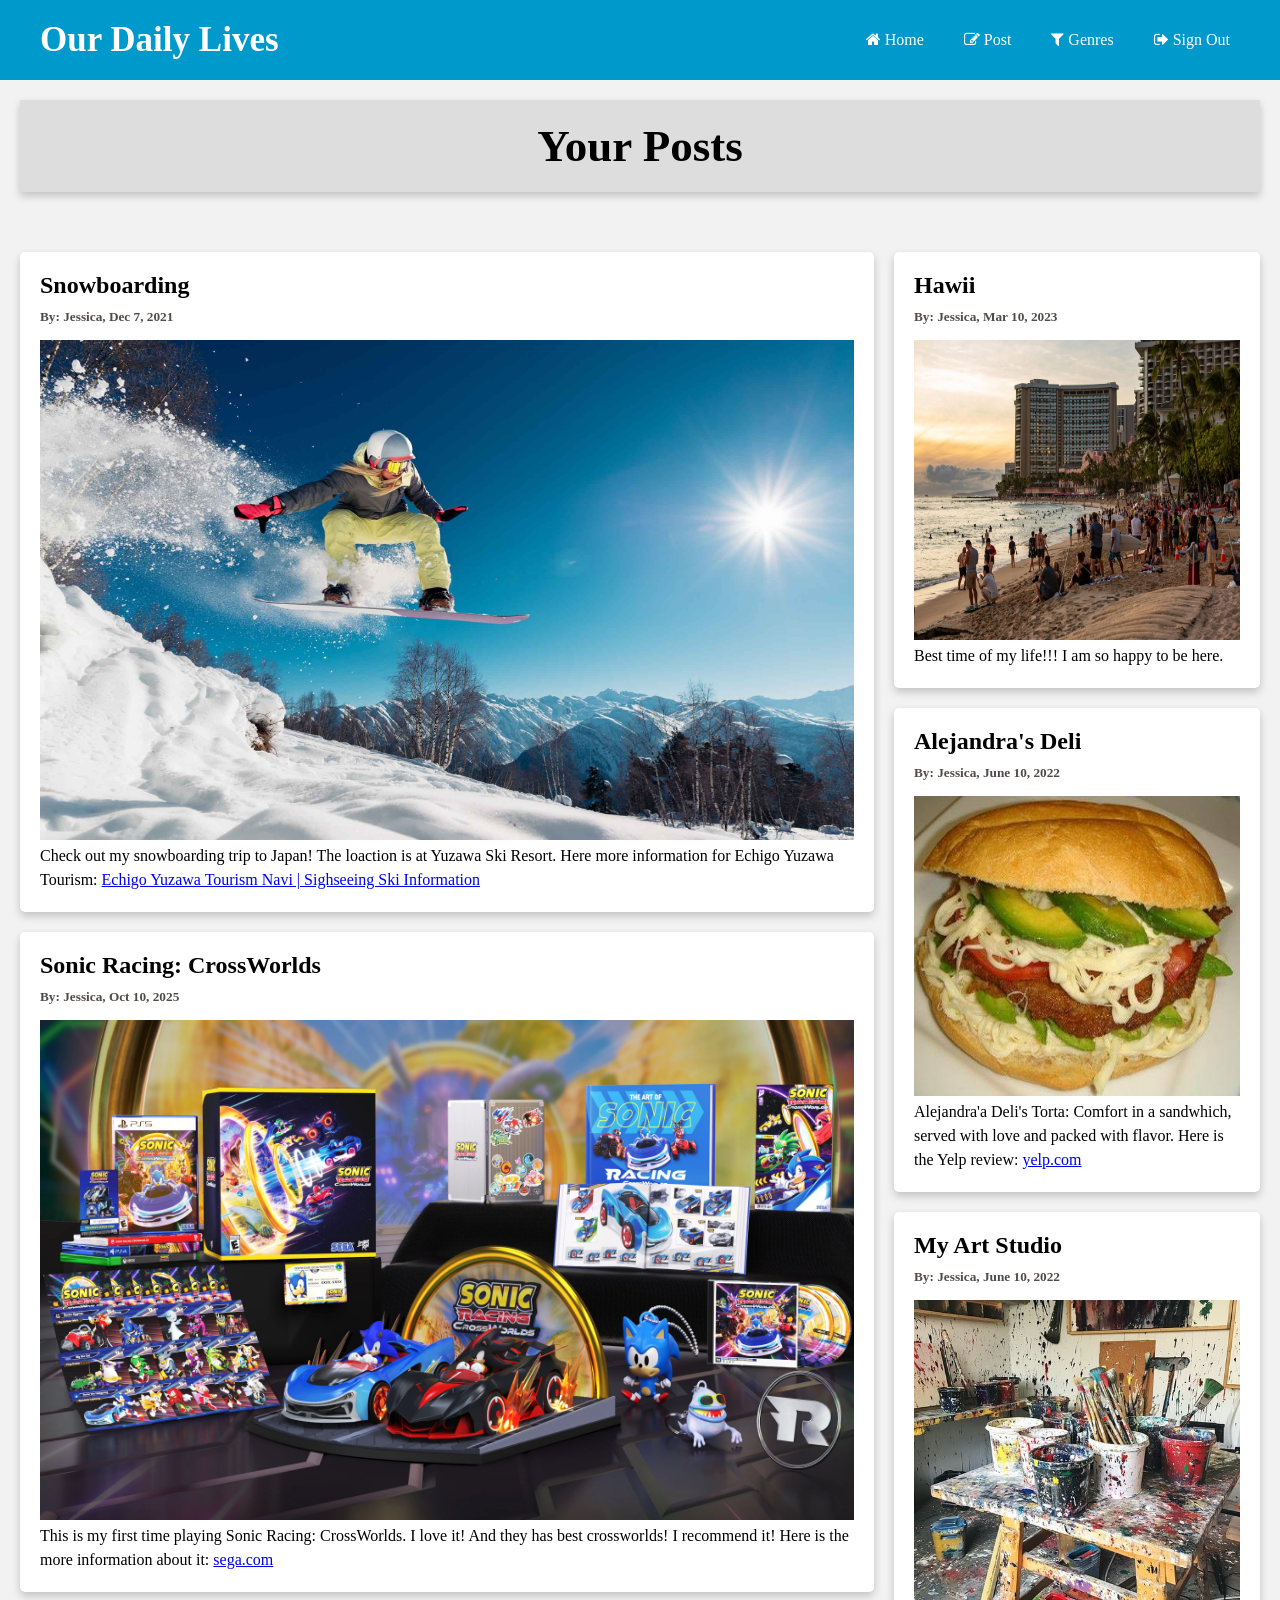
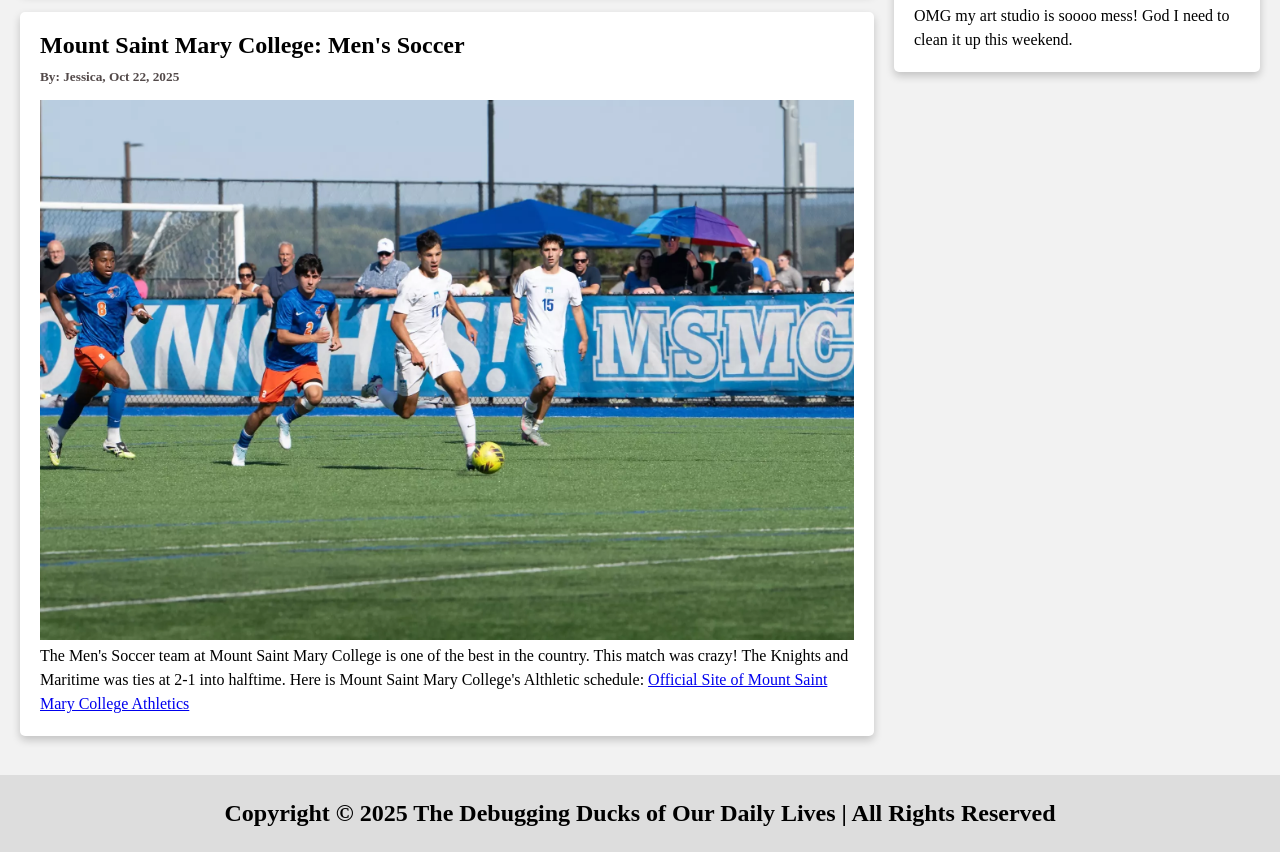
<file: html/index.html>
<!DOCTYPE html>
<html lang="en">
    <head>
        <meta charset="UTF-8">
        <meta name="viewport" content="width=device-width, initial-scale=1.0">
        <link rel="stylesheet" href="../css/index.css">
        <!-- Load an icon library -->
        <link rel="stylesheet" href="https://cdnjs.cloudflare.com/ajax/libs/font-awesome/4.7.0/css/font-awesome.min.css">
        <!-- Favicon -->
        <link rel="icon" type="image/jpg" href="../img/favicon.png">
        <title>Main | Our Daily Lives</title>
    </head>
    <body>
        <nav>
            <h1>Our Daily Lives</h1>
            <ul>
                <li><a href="index.html"><i class="fa fa-home"></i> Home</a></li>
                <li><a href="post.html"><i class="fa fa-edit"></i> Post</a></li>
                <li>
                    <a href="#"><i class="fa fa-filter"></i> Genres</a>
                    <ul>
                        <li><a href="sports.html">Sport</a></li>
                        <li><a href="videogame.html">Videogame</a></li>
                        <li><a href="travel.html">Travel</a></li>
                        <li><a href="food.html">Food</a></li>
                        <li><a href="art.html">Art</a></li>
                        <li><a href="movie.html">Movie</a></li>
                    </ul>
                </li>
                <li><a href="welcome.html"><i class="fa fa-sign-out"></i> Sign Out</a></li>
            </ul>
        </nav>
        <!-- blog layout -->
         <div class="header">
            <h2>Your Posts</h2>
        </div>
        <div class="row">
            <div class="leftcolumn">
            <div class="card">
                <h2>Snowboarding</h2>
                <h5>By: Jessica, Dec 7, 2021</h5>
                <!-- This is image 1 and height of the image -->
                <img src="../img/sports/snowboarding.jpg" alt="Family Vacation" width="100%" height="500">
                <p>
                    Check out my snowboarding trip to Japan! The loaction is at Yuzawa Ski Resort. 
                    Here more information for Echigo Yuzawa Tourism: 
                    <a href="https://www.e-yuzawa.gr.jp/language_eng/">Echigo Yuzawa Tourism Navi | Sighseeing Ski Information</a>
                </p>
            </div>
            <div class="card">
                <h2>Sonic Racing: CrossWorlds</h2>
                <h5>By: Jessica, Oct 10, 2025</h5>
                <!-- This is image 2 and height of the image -->
                <img src="../img/videogames/sonic.jpg" alt="Sonic Racing: CrossWorlds" width="100%" height="500">
                <!-- Description -->
                <p>
                    This is my first time playing Sonic Racing: CrossWorlds. 
                    I love it! And they has best crossworlds! I recommend it!
                    Here is the more information about it: 
                    <a href="https://www.sega.com/news/pre-order-the-sonic-racing-crossworlds-collector-s-edition">sega.com</a>                  
                </p>
            </div>
             <div class="card">
                <h2>Mount Saint Mary College: Men's Soccer</h2>
                <h5>By: Jessica, Oct 22, 2025</h5>
                <!-- This is image 2 and height of the image -->
                <img src="../img/sports/msmc.jpg" alt="Mount Saint Mary College: Men's Soccer" width="100%" height="540">
                <!-- Description -->
                <p>
                    The Men's Soccer team at Mount Saint Mary College is one of the best in the country.
                   This match was crazy! The Knights and Maritime was ties at 2-1 into halftime.
                   Here is Mount Saint Mary College's Althletic schedule:
                    <a href="https://msmcknights.com/index.aspx">Official Site of Mount Saint Mary College Athletics</a>               
                </p>
            </div>
        </div>
        <div class="rightcolumn">
            <div class="card">
                <h2>Hawii</h2>
                <h5>By: Jessica, Mar 10, 2023</h5>
                <!-- This is image 4 and height of the image -->
                <img src="../img/travel/hawaii.jpg" alt="Hawaii" width="100%" height="300">
                <!-- Description -->
                <p>
                    Best time of my life!!! I am so happy to be here. 
                </p>
            </div>
             <div class="card">
                <h2>Alejandra's Deli</h2>
                <h5>By: Jessica, June 10, 2022</h5>
                <!-- This is image 5 and height of the image -->
                <img src="../img/food/torta.jpg" alt="Alejandra's Deli" width="100%" height="300">
                <!-- Description -->
                <p> 
                    Alejandra'a Deli's Torta: Comfort in a sandwhich, served with love and packed with flavor.
                    Here is the Yelp review:
                     <a href="https://www.yelp.com/biz/alejandras-deli-newburgh">yelp.com</a>                 
                </p>
            </div>
            <div class="card">
                <h2>My Art Studio</h2>
                <h5>By: Jessica, June 10, 2022</h5>
                <!-- This is image 6 and height of the image -->
                <img src="../img/art/art_studio.jpg" alt="My Art Studio" width="100%" height="300">
                <!-- Description -->
                <p>
                    OMG my art studio is soooo mess! God I need to clean it up this weekend.
                </p>
            </div>
        </div>
    </div>
        <div class="footer">
            <h2>Copyright &copy; 2025 The Debugging Ducks of Our Daily Lives | All Rights Reserved</h2>
        </div>
    </body>
</html>
</file>
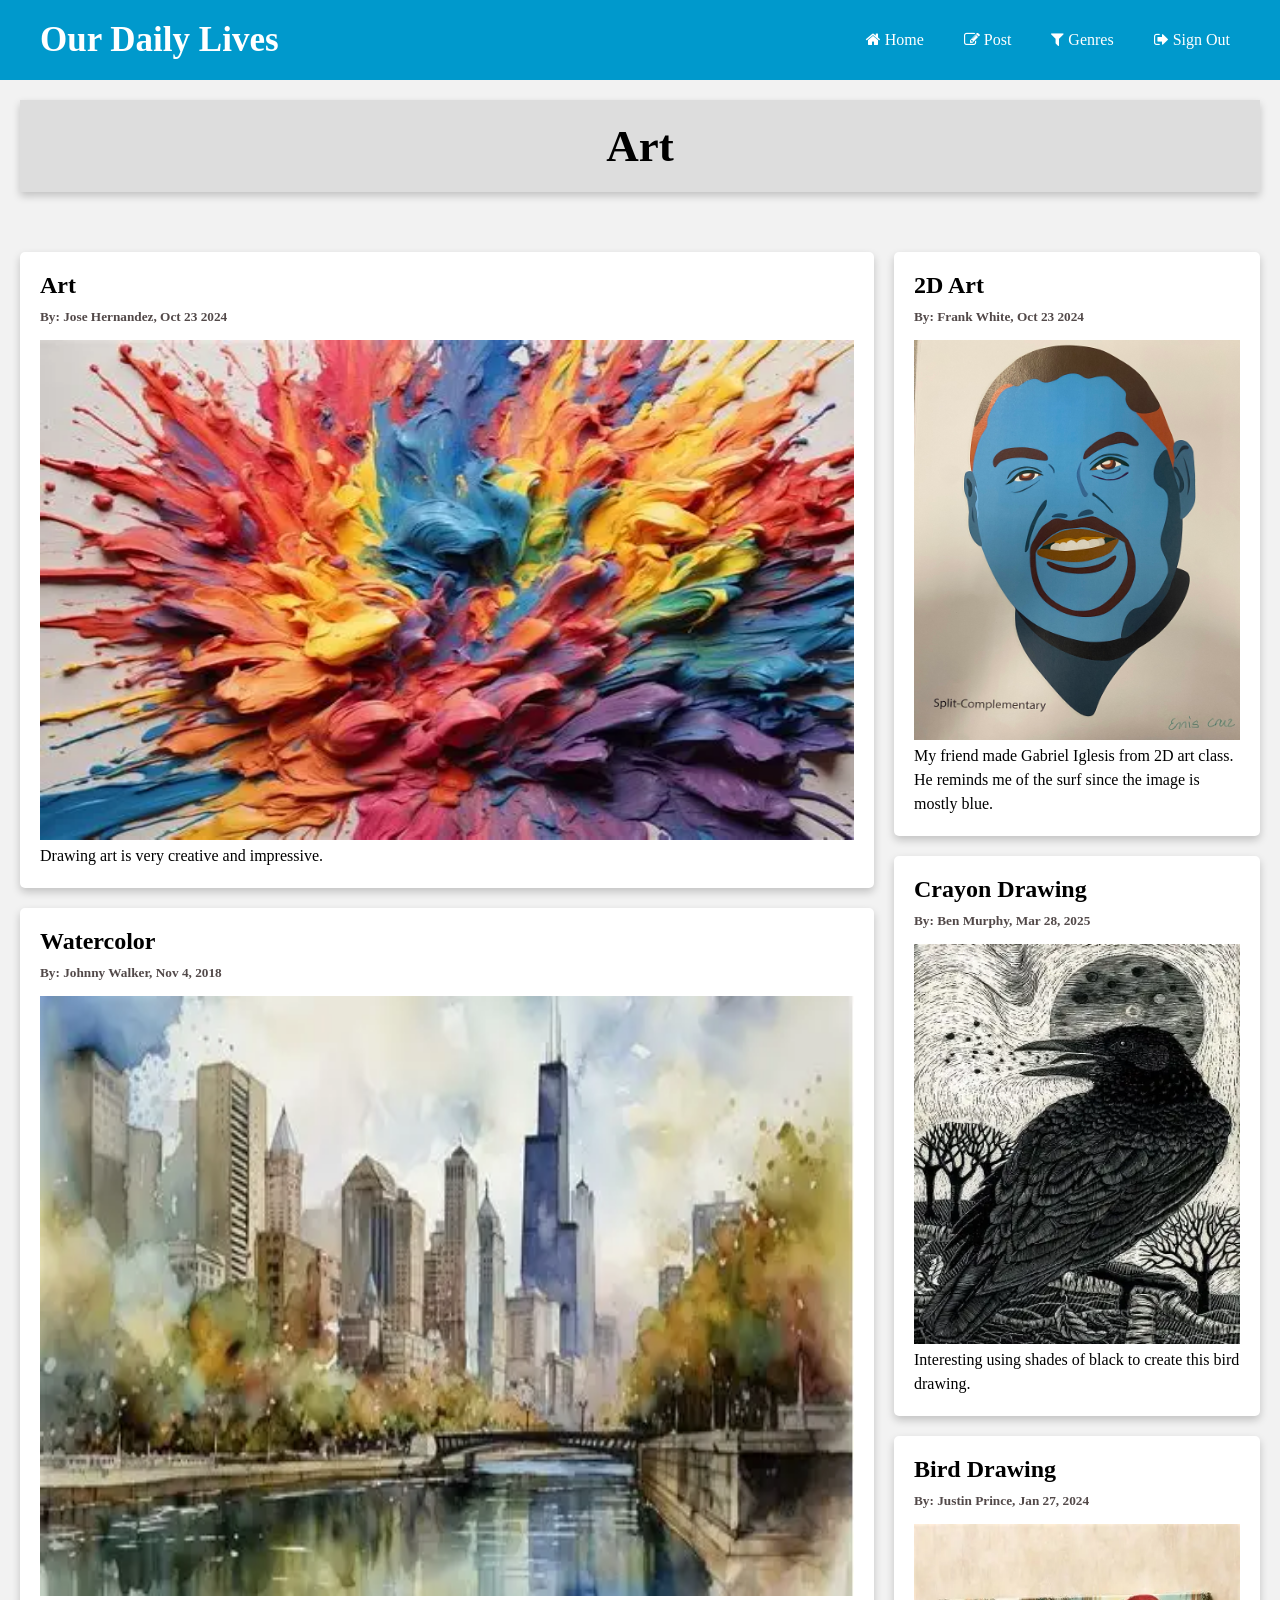
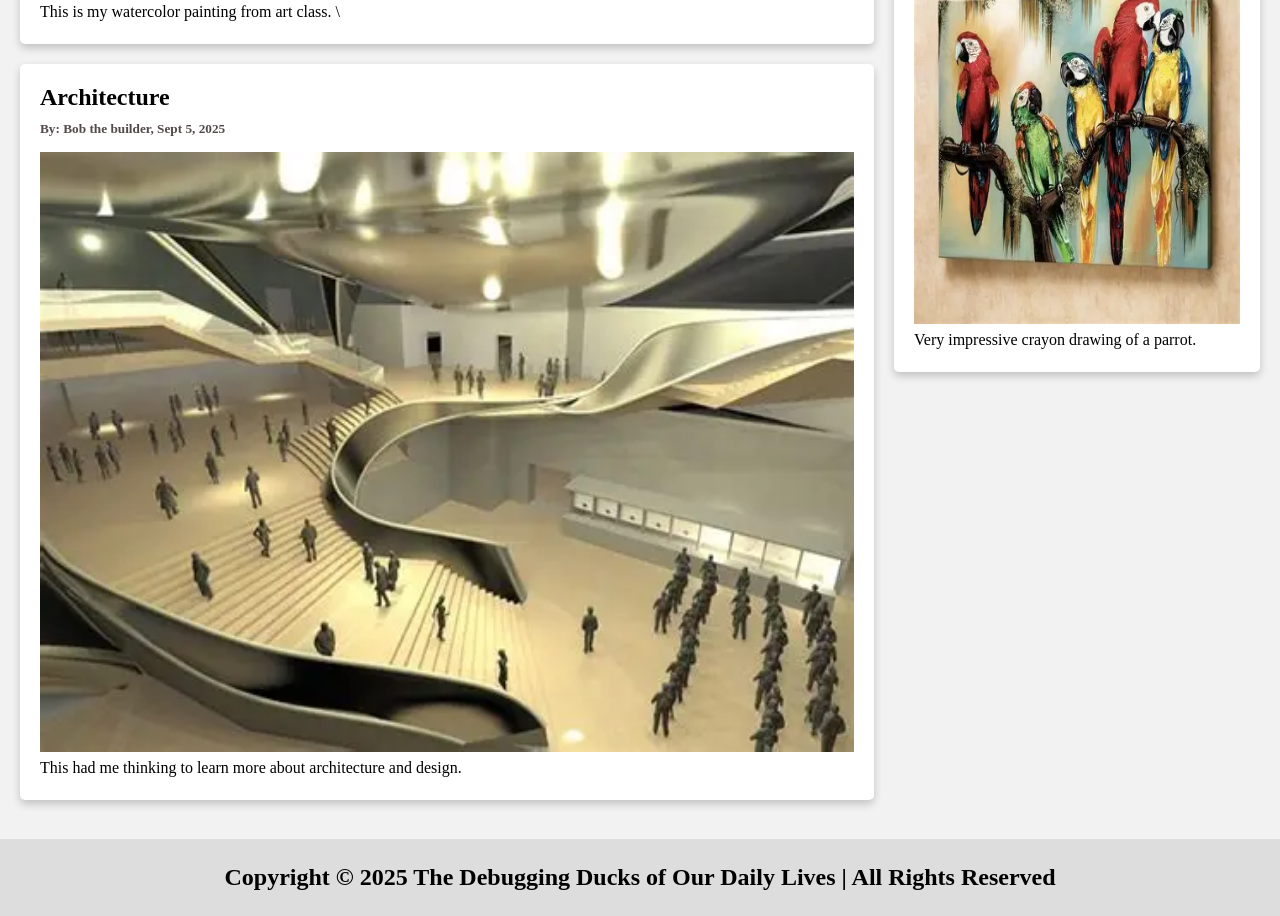
<file: html/art.html>
<!DOCTYPE html>
<html lang="en">
    <head>
        <meta charset="UTF-8">
        <meta name="viewport" content="width=device-width, initial-scale=1.0">
        <link rel="stylesheet" href="../css/index.css">
        <!-- Load an icon library -->
        <link rel="stylesheet" href="https://cdnjs.cloudflare.com/ajax/libs/font-awesome/4.7.0/css/font-awesome.min.css">
        <!-- Favicon -->
        <link rel="icon" type="image/jpg" href="../img/favicon.png">
        <title>Art | Our Daily Lives</title>
    </head>
    <body>
        <nav>
            <h1>Our Daily Lives</h1>
            <ul>
                <li><a href="index.html"><i class="fa fa-home"></i> Home</a></li>
                <li><a href="post.html"><i class="fa fa-edit"></i> Post</a></li>
                <li>
                    <a href="#"><i class="fa fa-filter"></i> Genres</a>
                    <ul>
                        <li><a href="sports.html">Sport</a></li>
                        <li><a href="videogame.html">Videogame</a></li>
                        <li><a href="travel.html">Travel</a></li>
                        <li><a href="food.html">Food</a></li>
                        <li><a href="art.html">Art</a></li>
                        <li><a href="movie.html">Movie</a></li>
                    </ul>
                </li>
                <li><a href="welcome.html"><i class="fa fa-sign-out"></i> Sign Out</a></li>
            </ul>
        </nav>
        <!-- blog layout -->
         <div class="header">
            <h2>Art</h2>
        </div>
        <div class="row">
            <div class="leftcolumn">
            <div class="card">
                <h2>Art</h2>
                <h5>By: Jose Hernandez, Oct 23 2024</h5>
                <!-- This is image 1 and height of the image -->
                <image src="../img/art/artpaint.jpg" alt="2D art" width="100%" height="500"></image>
                <!-- Description -->
                <p>
                Drawing art is very creative and impressive.
                </p>
            </div>
            <div class="card">
                <h2>Watercolor</h2>
                <h5>By: Johnny Walker, Nov 4, 2018</h5>
                <!-- This is image 2 and height of the image -->
                 <image src="../img/art/watercolor.jpg" alt="art" width="100%" height="600"></image>
                <!-- Description -->
                <p>
                    This is my watercolor painting from art class. \
                  
                </p>
            </div>
               <div class="card">
                <h2>Architecture</h2>
                <h5>By: Bob the builder, Sept 5, 2025</h5>
                <!-- This is image 2 and height of the image -->
                <image src="../img/art/artarchitecture.jpg" alt="Architecture" width="100%" height="600"></image>
                <!-- Description -->
                <p>
                  This had me thinking to learn more about architecture and design.                
                </p>
               </div>
             
        </div>
        <div class="rightcolumn">
           <div class="card">
                <h2>2D Art</h2>
                <h5>By: Frank White, Oct 23 2024</h5>
                <!-- This is image 1 and height of the image -->
                <image src="../img/art/artpic1.jpeg" alt="2D art" width="100%" height="400"></image>
                <!-- Description -->
                <p>
                My friend made Gabriel Iglesis from 2D art class. He reminds me of the surf since the image is mostly blue.
                </p>
            </div>
            <div class="card">
                <h2>Crayon Drawing</h2>
                <h5>By: Ben Murphy, Mar 28, 2025</h5>
                <!-- This is image 6 and height of the image -->
                <image src="../img/art/bird.jpg" alt="Black Bird" width="100%" height="400"></image>
                <!-- Description -->
                <p>
                    Interesting using shades of black to create this bird drawing.
                </p>
            </div>
              <div class="card">
                <h2>Bird Drawing</h2>
                <h5>By: Justin Prince, Jan 27, 2024</h5>
                <!-- This is image 6 and height of the image -->
                <image src="../img/art/parrot.jpg" alt="Art Design" width="100%" height="400"></image>
                <!-- Description -->
                <p>
                    Very impressive crayon drawing of a parrot.
                </p>
            </div>
        </div>
    </div>
        <div class="footer">
            <h2>Copyright &copy; 2025 The Debugging Ducks of Our Daily Lives | All Rights Reserved</h2>
        </div>
    </body>
</html>
</file>
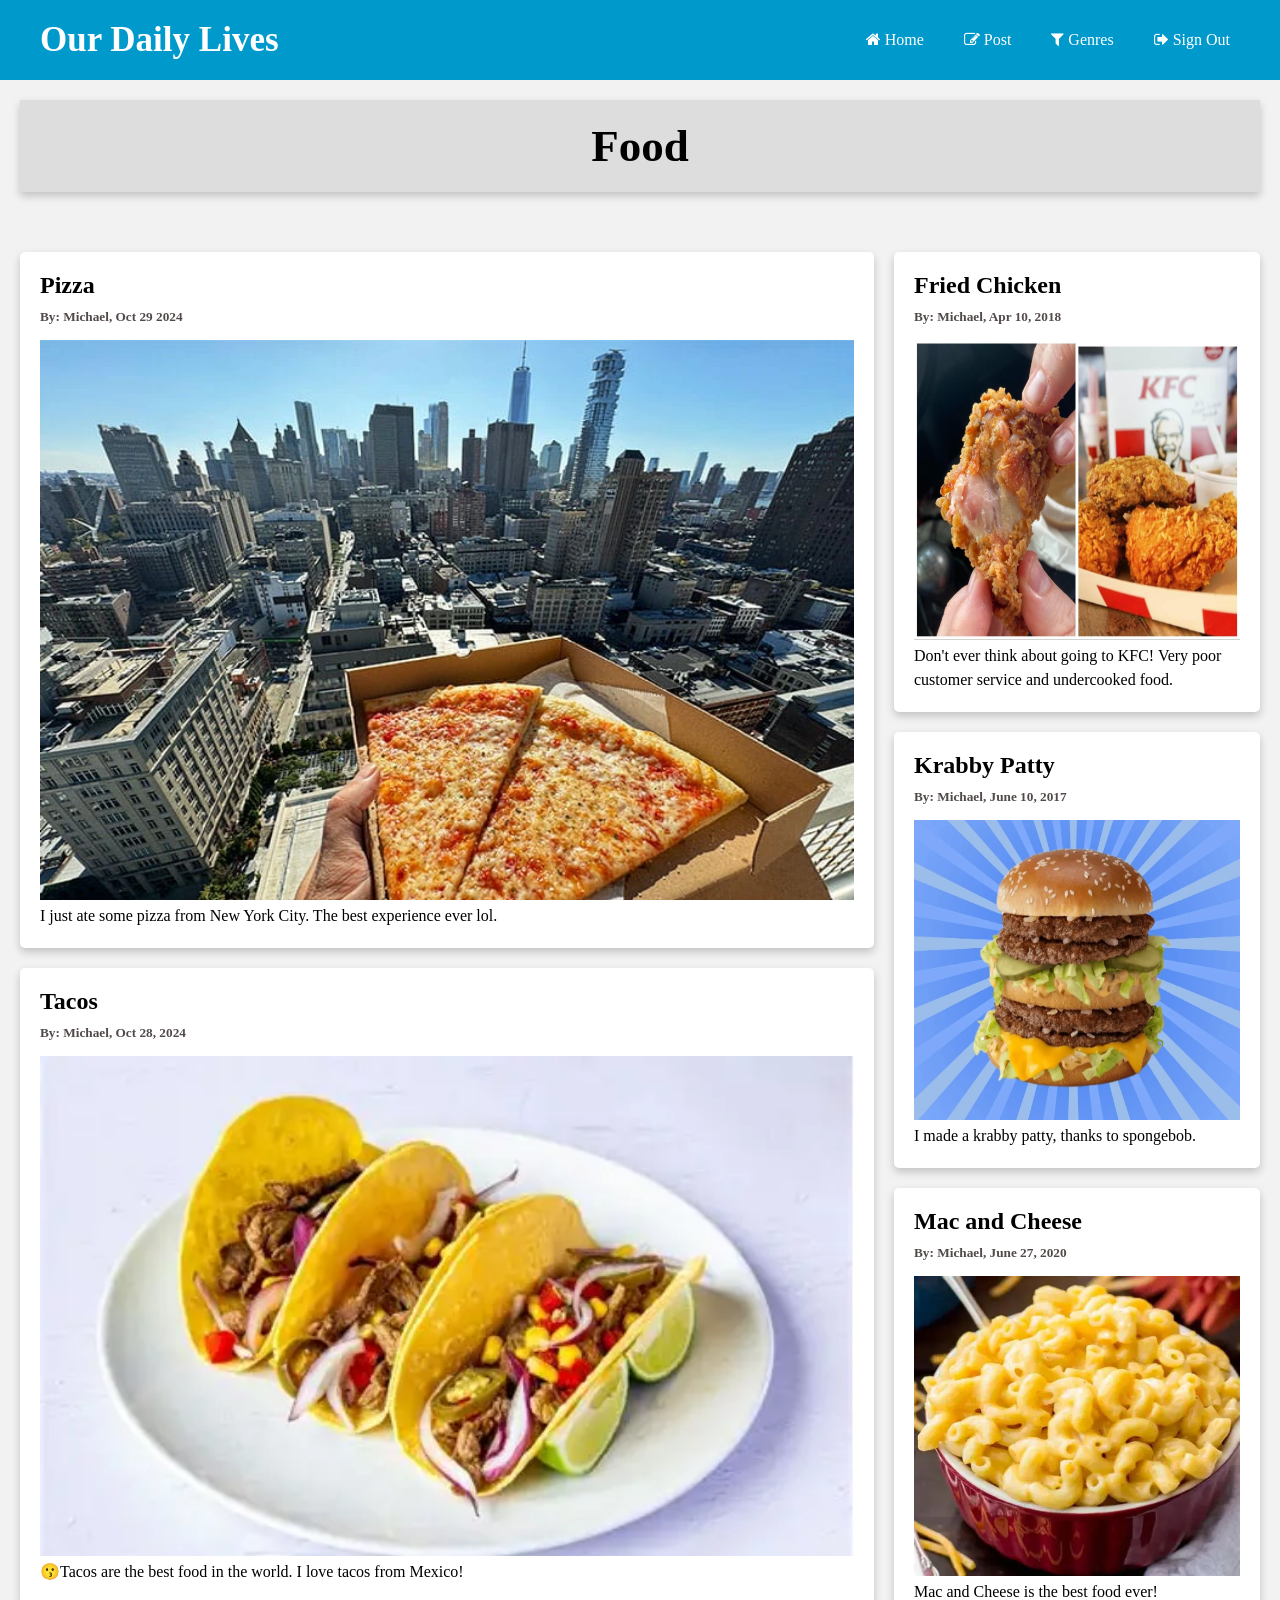
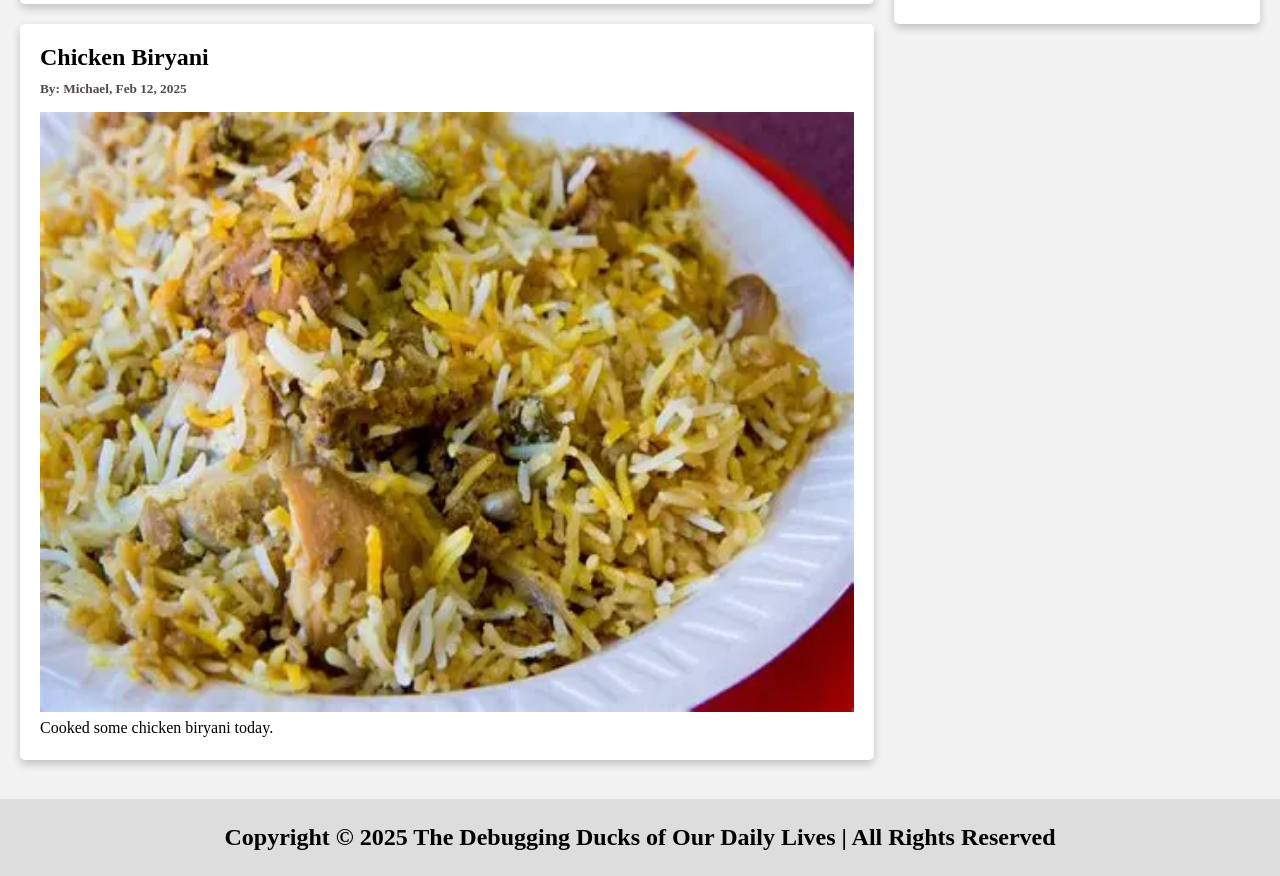
<file: html/food.html>
<!DOCTYPE html>
<html lang="en">
    <head>
        <meta charset="UTF-8">
        <meta name="viewport" content="width=device-width, initial-scale=1.0">
        <link rel="stylesheet" href="../css/index.css">
        <!-- Load an icon library -->
        <link rel="stylesheet" href="https://cdnjs.cloudflare.com/ajax/libs/font-awesome/4.7.0/css/font-awesome.min.css">
        <!-- Favicon -->
        <link rel="icon" type="image/jpg" href="../img/favicon.png">
        <title>Food | Our Daily Lives</title>
    </head>
    <body>
        <nav>
            <h1>Our Daily Lives</h1>
            <ul>
                <li><a href="index.html"><i class="fa fa-home"></i> Home</a></li>
                <li><a href="post.html"><i class="fa fa-edit"></i> Post</a></li>
                <li>
                    <a href="#"><i class="fa fa-filter"></i> Genres</a>
                    <ul>
                        <li><a href="sports.html">Sport</a></li>
                        <li><a href="videogame.html">Videogame</a></li>
                        <li><a href="travel.html">Travel</a></li>
                        <li><a href="food.html">Food</a></li>
                        <li><a href="art.html">Art</a></li>
                        <li><a href="movie.html">Movie</a></li>
                    </ul>
                </li>
                <li><a href="welcome.html"><i class="fa fa-sign-out"></i> Sign Out</a></li>
            </ul>
        </nav>
        <!-- blog layout -->
         <div class="header">
            <h2>Food</h2>
        </div>
        <div class="row">
            <div class="leftcolumn">
            <div class="card">
                <h2>Pizza</h2>
                <h5>By: Michael, Oct 29 2024</h5>
                <!-- This is image 1 and height of the image -->
                <image src="../img/food/pizza.jpg" alt="" width="100%" height="560"></image>
                <p>
                I just ate some pizza from New York City. The best experience ever lol.
                </p>
            </div>
            <div class="card">
                <h2>Tacos</h2>
                <h5>By: Michael, Oct 28, 2024</h5>
                <!-- This is image 2 and height of the image -->
                <image src="../img/food/tacos.jpg" alt="" width="100%" height="500"></image>
                <!-- Description -->
                <p>
                    😗Tacos are the best food in the world. I love tacos from Mexico! 
                </p>
            </div>
             <div class="card">
                <h2>Chicken Biryani</h2>
                <h5>By: Michael, Feb 12, 2025</h5>
                <!-- This is image 2 and height of the image -->
                <image src="../img/food/chicken.jpg" alt="Chicken Biryani" width="100%" height="600"></image>
                <!-- Description -->
                <p>
                    Cooked some chicken biryani today.
                   </p>
            </div>
        </div>
        <div class="rightcolumn">
            <div class="card">
                <h2>Fried Chicken</h2>
                <h5>By: Michael, Apr 10, 2018</h5>
                <!-- This is image 4 and height of the image -->
            <image src="../img/food/kfcchicken.jpg" alt="Fried Chicken" width="100%" height="300"></image>
                <!-- Description -->
                <p>
                    Don't ever think about going to KFC! Very poor customer service and undercooked food.
                </p>
            </div>
             <div class="card">
                <h2>Krabby Patty</h2>
                <h5>By: Michael, June 10, 2017</h5>
                <!-- This is image 5 and height of the image -->
             <image src="../img/food/bigmac.jpg" alt="Big Mac" width="100%" height="300"></image>
                <!-- Description -->
                <p> 
                   I made a krabby patty, thanks to spongebob.
                                 
                </p>
            </div>
            <div class="card">
                <h2>Mac and Cheese</h2>
                <h5>By: Michael, June 27, 2020</h5>
                <!-- This is image 6 and height of the image -->
                <image src="../img/food/macandcheese.jpg" alt="Mac and Cheese" width="100%" height="300"></image>
                <!-- Description -->
                <p>
                     Mac and Cheese is the best food ever!
                </p>
            </div>
        </div>
    </div>
        <div class="footer">
            <h2>Copyright &copy; 2025 The Debugging Ducks of Our Daily Lives | All Rights Reserved</h2>
        </div>
    </body>
</html>
</file>
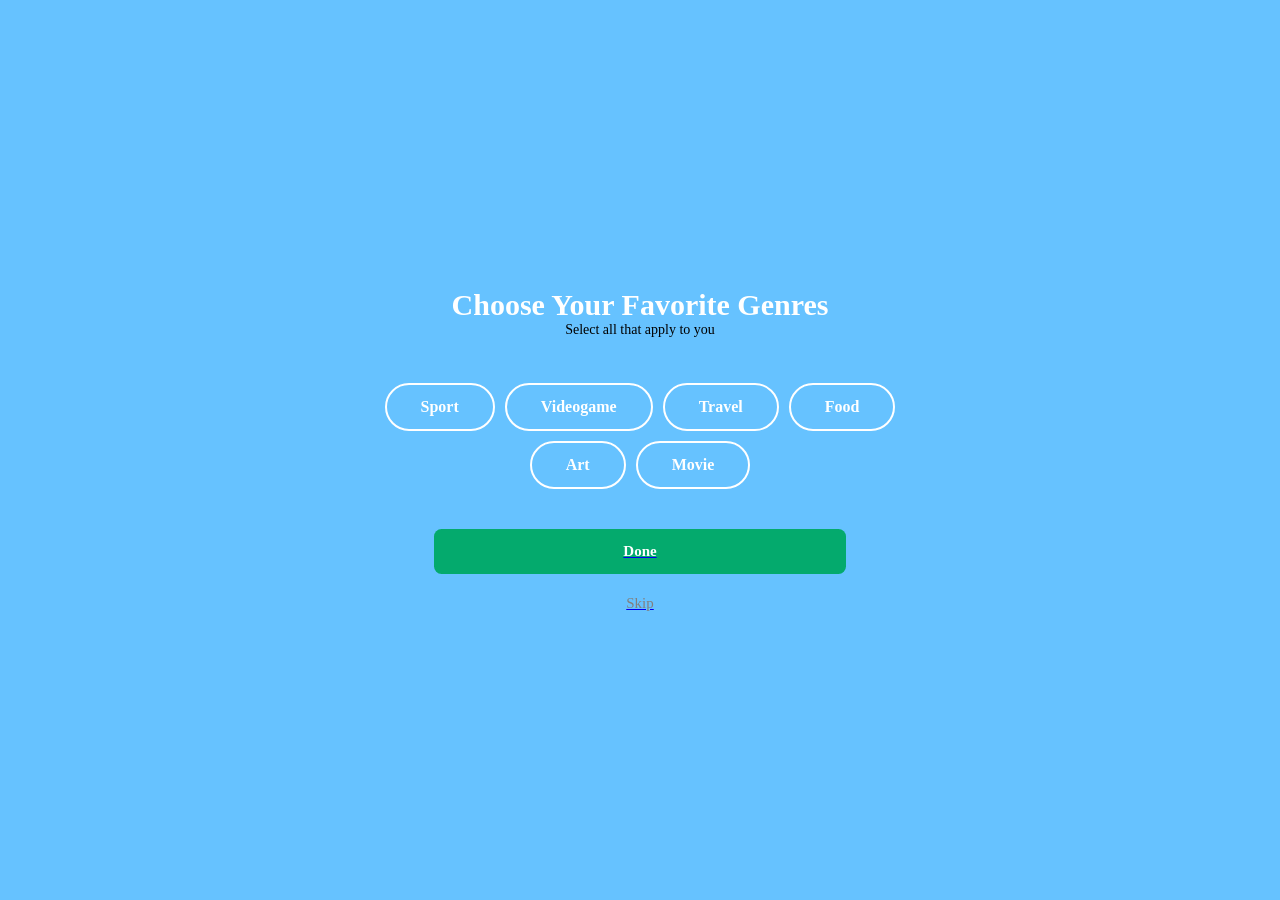
<file: html/genres.html>
<!DOCTYPE html>
<html lang="en">
    <head>
        <meta charset="UTF-8">
        <meta name="viewport" content="width=device-width, initial-scale=1.0">
        <link rel="stylesheet" href="../css/genres.css">
        <!-- Favicon -->
        <link rel="icon" type="image/jpg" href="../img/favicon.png">
        <title>Genres | Our Daily Lives</title>
    </head>
    <body>
        <div class="center">
            <div class="menu">
                <div class="title">Choose Your Favorite Genres</div>
                <div class="subtitle">Select all that apply to you</div>
                <div class="list">
                    <input type="checkbox" name="genres" id="sport_btn">
                    <label for="sport_btn">Sport</label>
                    <input type="checkbox" name="genres" id="videogame_btn">
                    <label for="videogame_btn">Videogame</label>
                    <input type="checkbox" name="genres" id="travel_btn">
                    <label for="travel_btn">Travel</label>
                    <input type="checkbox" name="genres" id="food_btn">
                    <label for="food_btn">Food</label>
                    <input type="checkbox" name="genres" id="art_btn">
                    <label for="art_btn">Art</label>
                    <input type="checkbox" name="genres" id="movie_btn">
                    <label for="movie_btn">Movie</label>
                </div>
                <a href="index.html"><button type="button" class="btn-heavy">Done</button></a>
                
                <a href="index.html"><button type="button" class="btn-light">Skip</button></a>
            </div>
        </div>
    </body>
</html>
</file>
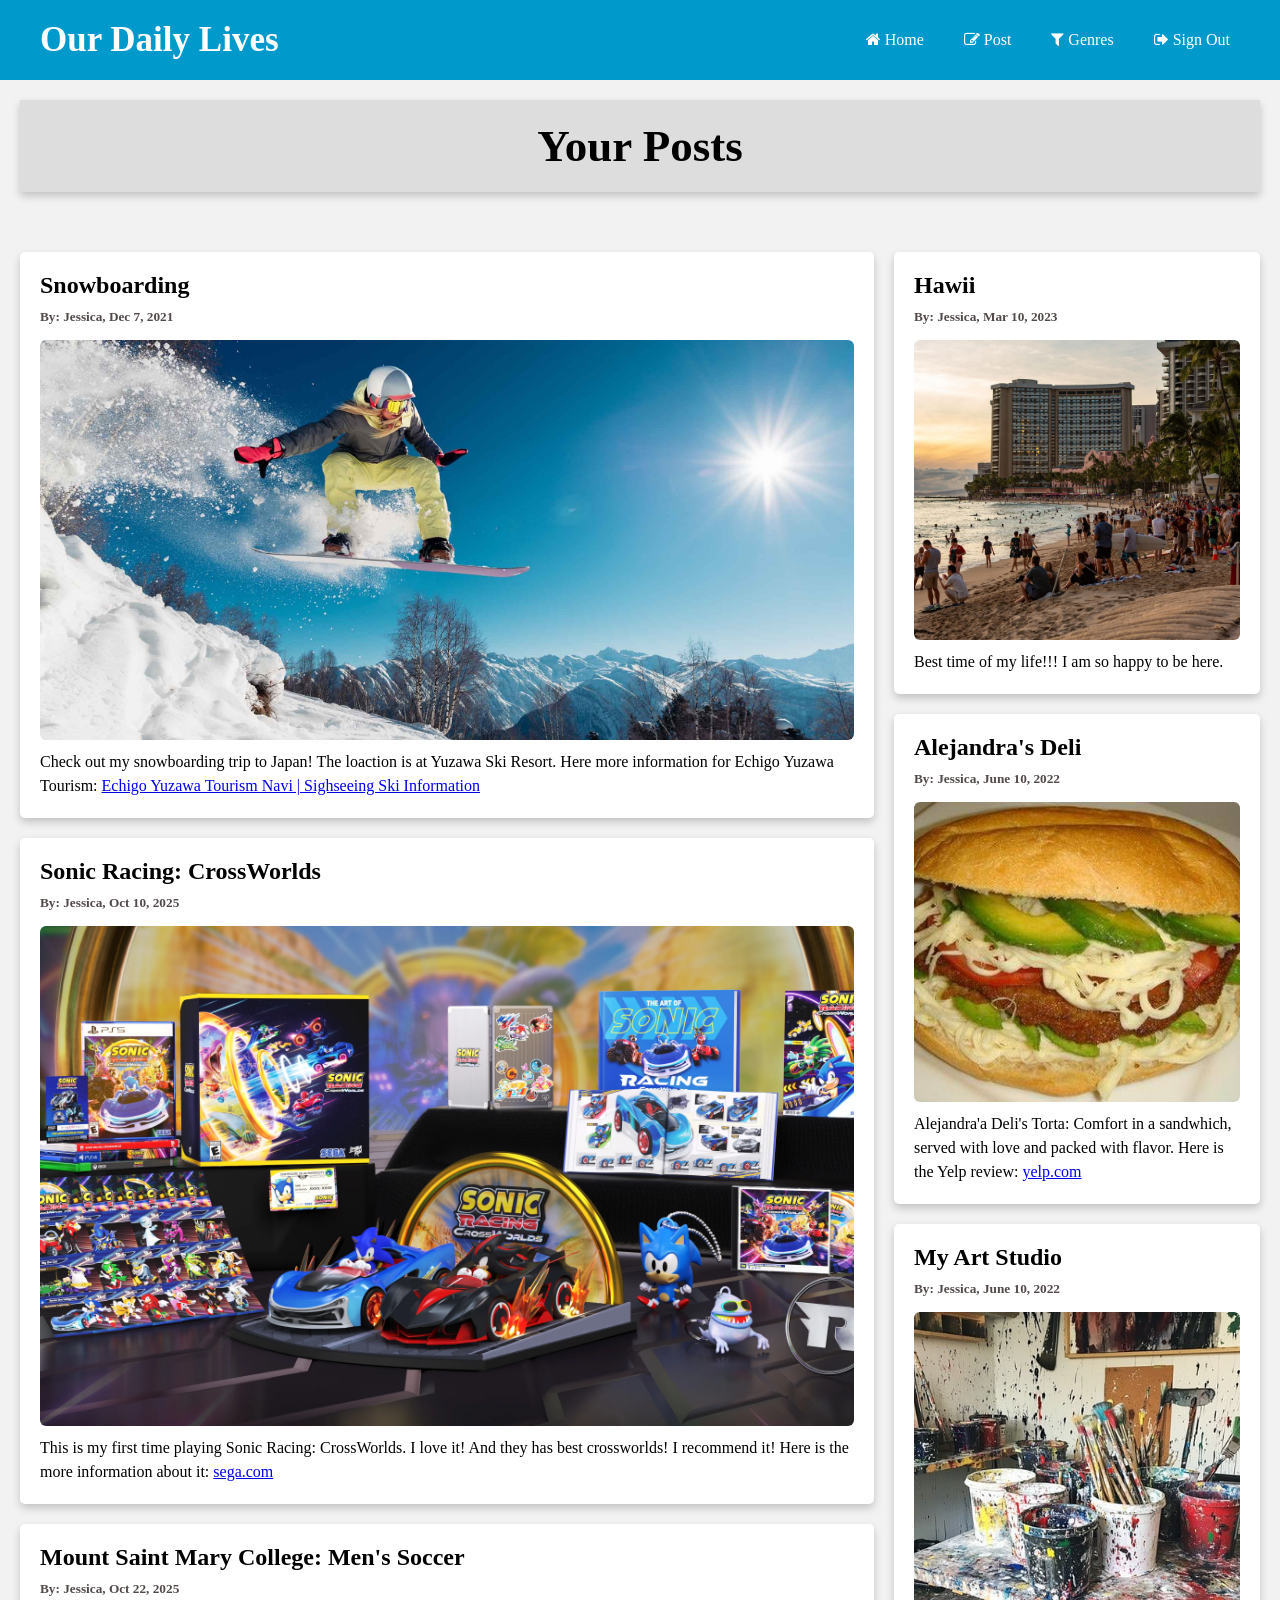
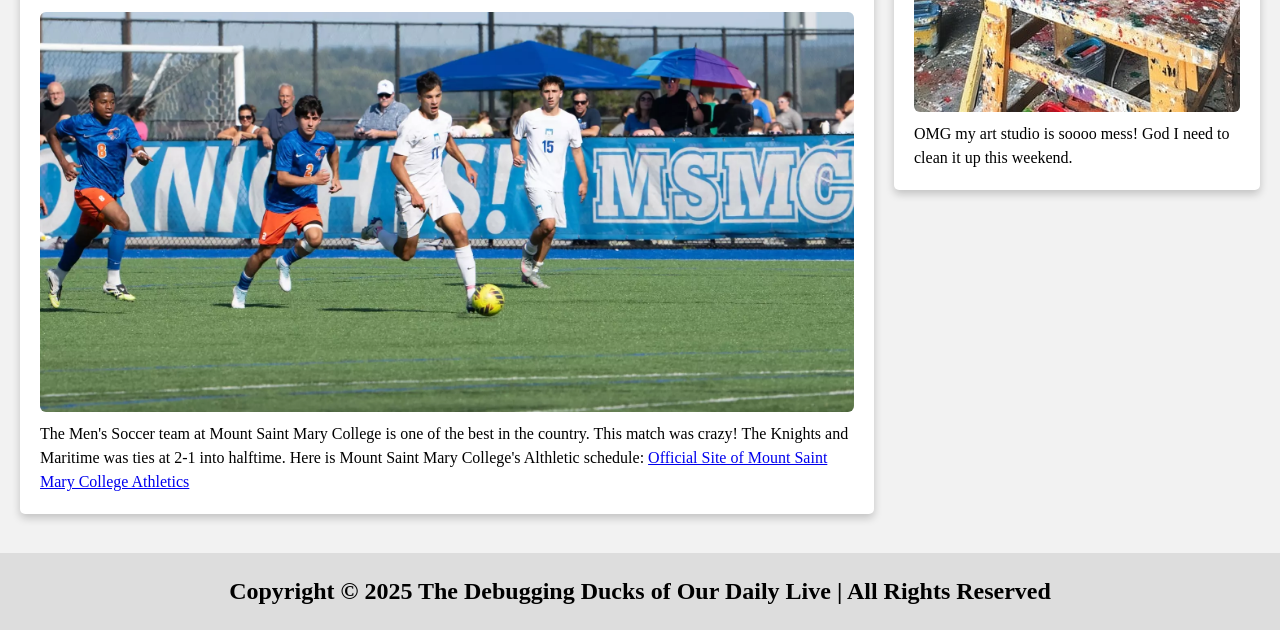
<file: html/main.html>
<!DOCTYPE html>
<html lang="en">
    <head>
        <meta charset="UTF-8">
        <meta name="viewport" content="width=device-width, initial-scale=1.0">
        <link rel="stylesheet" href="../css/main.css">
        <!-- Load an icon library -->
        <link rel="stylesheet" href="https://cdnjs.cloudflare.com/ajax/libs/font-awesome/4.7.0/css/font-awesome.min.css">
        <title>Main | Our Daily Life</title>
    </head>
    <body>
        <nav>
            <h1>Our Daily Lives</h1>
            <ul>
                <li><a href="main.html"><i class="fa fa-home"></i> Home</a></li>
                <li><a href="#"><i class="fa fa-edit"></i> Post</a></li>
                <li>
                    <a href="#"><i class="fa fa-filter"></i> Genres</a>
                    <ul>
                        <li><a href="#">Sport</a></li>
                        <li><a href="videogame.html">Videogame</a></li>
                        <li><a href="#">Travel</a></li>
                        <li><a href="#">Food</a></li>
                        <li><a href="#">Art</a></li>
                        <li><a href="#">Movie</a></li>
                    </ul>
                </li>
                <li><a href="welcome.html"><i class="fa fa-sign-out"></i> Sign Out</a></li>
            </ul>
        </nav>
        <!-- blog layout -->
         <div class="header">
            <h2>Your Posts</h2>
        </div>
        <div class="row">
            <div class="leftcolumn">
            <div class="card">
                <h2>Snowboarding</h2>
                <h5>By: Jessica, Dec 7, 2021</h5>
                <!-- This is image 1 and height of the image -->
                <div class="img1" style="height:400px;"></div>
                <p>
                    Check out my snowboarding trip to Japan! The loaction is at Yuzawa Ski Resort. 
                    Here more information for Echigo Yuzawa Tourism: 
                    <a href="https://www.e-yuzawa.gr.jp/language_eng/">Echigo Yuzawa Tourism Navi | Sighseeing Ski Information</a>
                </p>
            </div>
            <div class="card">
                <h2>Sonic Racing: CrossWorlds</h2>
                <h5>By: Jessica, Oct 10, 2025</h5>
                <!-- This is image 2 and height of the image -->
                <div class="img2" style="height:500px;"></div>
                <!-- Description -->
                <p>
                    This is my first time playing Sonic Racing: CrossWorlds. 
                    I love it! And they has best crossworlds! I recommend it!
                    Here is the more information about it: 
                    <a href="https://www.sega.com/news/pre-order-the-sonic-racing-crossworlds-collector-s-edition">sega.com</a>                  
                </p>
            </div>
             <div class="card">
                <h2>Mount Saint Mary College: Men's Soccer</h2>
                <h5>By: Jessica, Oct 22, 2025</h5>
                <!-- This is image 2 and height of the image -->
                <div class="img3" style="height:400px;"></div>
                <!-- Description -->
                <p>
                    The Men's Soccer team at Mount Saint Mary College is one of the best in the country.
                   This match was crazy! The Knights and Maritime was ties at 2-1 into halftime.
                   Here is Mount Saint Mary College's Althletic schedule:
                    <a href="https://msmcknights.com/index.aspx">Official Site of Mount Saint Mary College Athletics</a>               
                </p>
            </div>
        </div>
        <div class="rightcolumn">
            <div class="card">
                <h2>Hawii</h2>
                <h5>By: Jessica, Mar 10, 2023</h5>
                <!-- This is image 4 and height of the image -->
                <div class="img4" style="height:300px;"></div>
                <!-- Description -->
                <p>
                    Best time of my life!!! I am so happy to be here. 
                </p>
            </div>
             <div class="card">
                <h2>Alejandra's Deli</h2>
                <h5>By: Jessica, June 10, 2022</h5>
                <!-- This is image 5 and height of the image -->
                <div class="img5" style="height:300px;"></div>
                <!-- Description -->
                <p> 
                    Alejandra'a Deli's Torta: Comfort in a sandwhich, served with love and packed with flavor.
                    Here is the Yelp review:
                     <a href="https://www.yelp.com/biz/alejandras-deli-newburgh">yelp.com</a>                 
                </p>
            </div>
            <div class="card">
                <h2>My Art Studio</h2>
                <h5>By: Jessica, June 10, 2022</h5>
                <!-- This is image 6 and height of the image -->
                <div class="img6" style="height:400px;"></div>
                <!-- Description -->
                <p>
                    OMG my art studio is soooo mess! God I need to clean it up this weekend.
                </p>
            </div>
        </div>
    </div>
        <div class="footer">
            <h2>Copyright &copy; 2025 The Debugging Ducks of Our Daily Live | All Rights Reserved</h2>
        </div>
    </body>
</html>
</file>
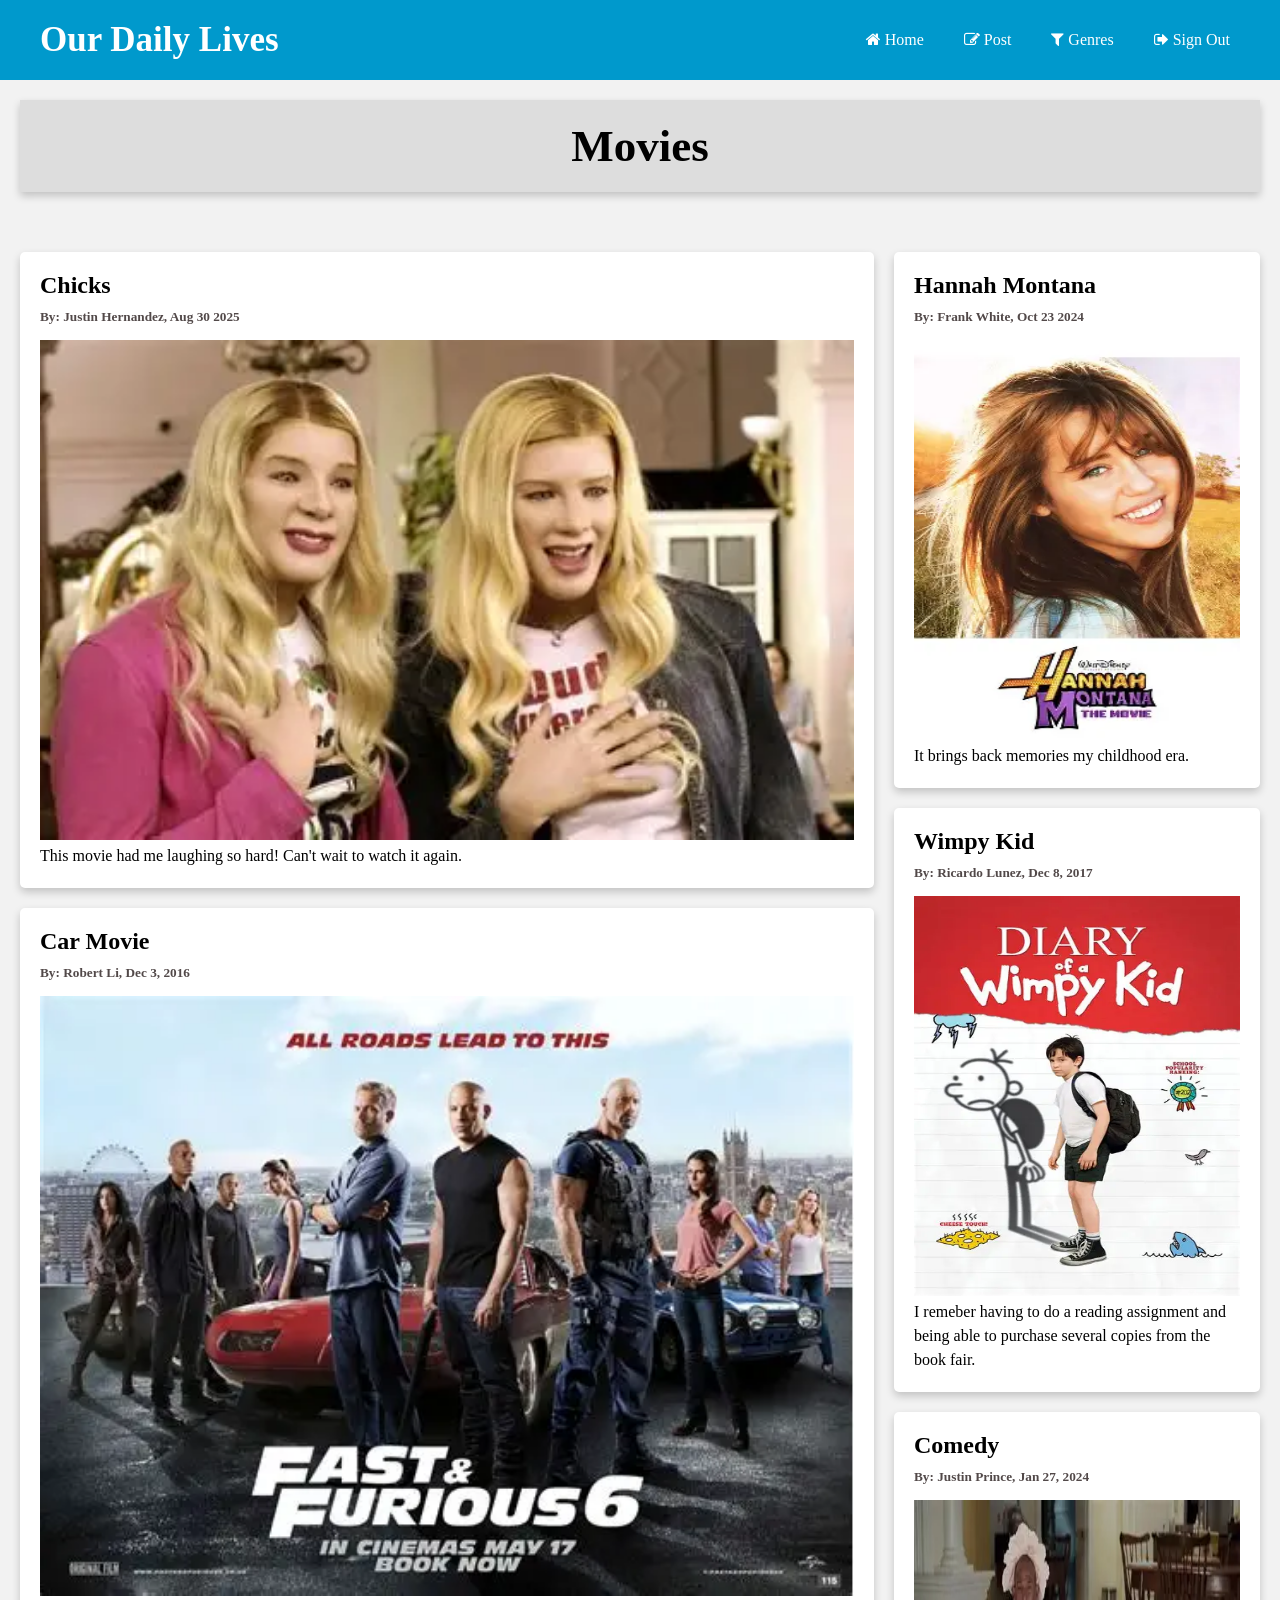
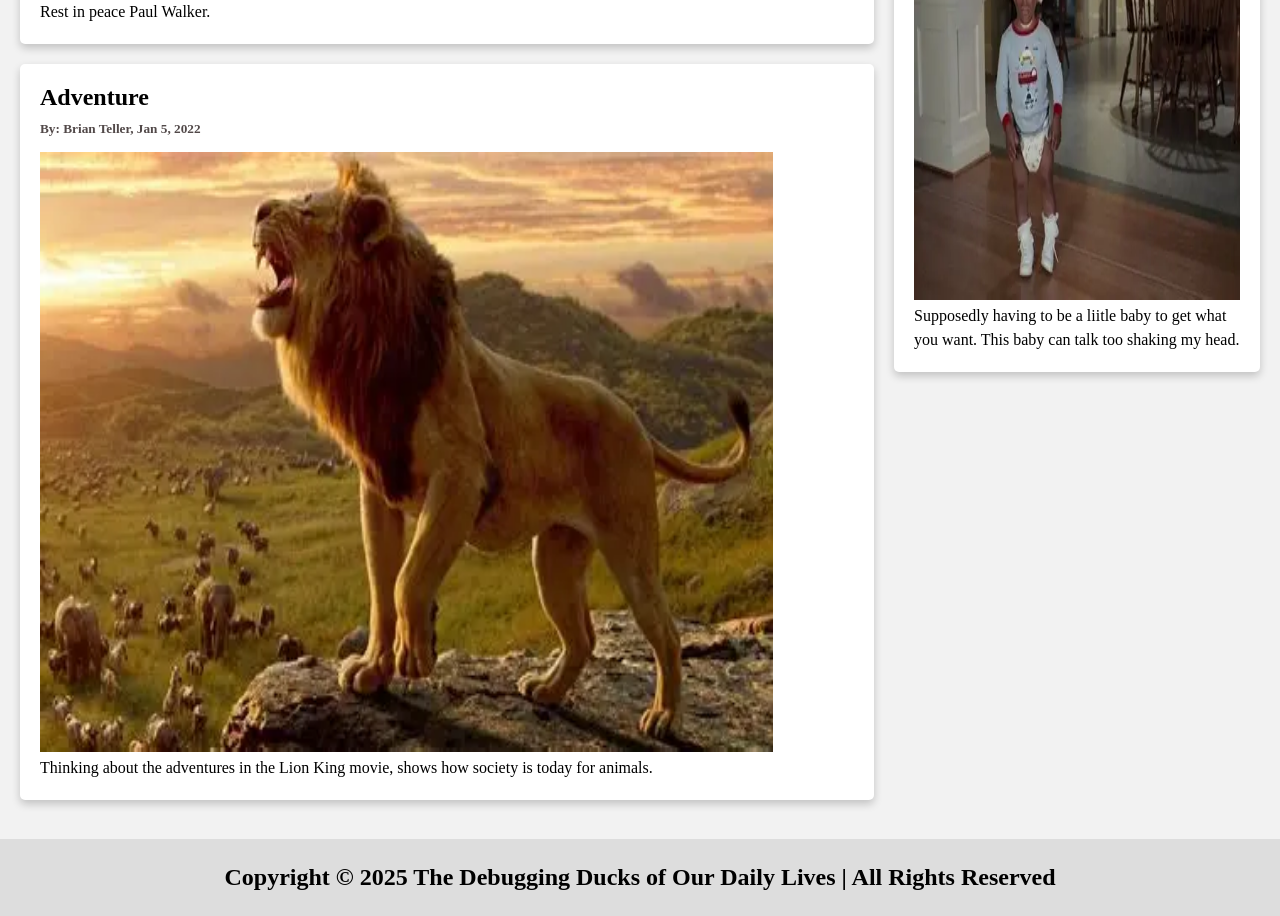
<file: html/movie.html>
<!DOCTYPE html>
<html lang="en">
    <head>
        <meta charset="UTF-8">
        <meta name="viewport" content="width=device-width, initial-scale=1.0">
        <link rel="stylesheet" href="../css/index.css">
        <!-- Load an icon library -->
        <link rel="stylesheet" href="https://cdnjs.cloudflare.com/ajax/libs/font-awesome/4.7.0/css/font-awesome.min.css">
        <!-- Favicon -->
        <link rel="icon" type="image/jpg" href="../img/favicon.png">
        <title>Movies | Our Daily Lives</title>
    </head>
    <body>
        <nav>
            <h1>Our Daily Lives</h1>
            <ul>
                <li><a href="index.html"><i class="fa fa-home"></i> Home</a></li>
                <li><a href="post.html"><i class="fa fa-edit"></i> Post</a></li>
                <li>
                    <a href="#"><i class="fa fa-filter"></i> Genres</a>
                    <ul>
                        <li><a href="sports.html">Sport</a></li>
                        <li><a href="videogame.html">Videogame</a></li>
                        <li><a href="travel.html">Travel</a></li>
                        <li><a href="food.html">Food</a></li>
                        <li><a href="art.html">Art</a></li>
                        <li><a href="movie.html">Movie</a></li>
                    </ul>
                </li>
                <li><a href="welcome.html"><i class="fa fa-sign-out"></i> Sign Out</a></li>
            </ul>
        </nav>
        <!-- blog layout -->
         <div class="header">
            <h2>Movies</h2>
        </div>
        <div class="row">
            <div class="leftcolumn">
            <div class="card">
                <h2>Chicks</h2>
                <h5>By: Justin Hernandez, Aug 30 2025</h5>
                <!-- This is image 1 and height of the image -->
                <image src="../img/movies/whitechicks2.jpg" alt="Movie Chicks" width="100%" height="500"></image>
                <!-- Description -->
                <p>
                This movie had me laughing so hard! Can't wait to watch it again.
                </p>
            </div>
            <div class="card">
                <h2>Car Movie</h2>
                <h5>By: Robert Li, Dec 3, 2016</h5>
                <!-- This is image 2 and height of the image -->
                 <image src="../img/movies/fastfurious.jpg" alt="art" width="100%" height="600"></image>
                <!-- Description -->
                <p>
                    Rest in peace Paul Walker.
                  
                </p>
            </div>
               <div class="card">
                <h2>Adventure</h2>
                <h5>By: Brian Teller, Jan 5, 2022</h5>
                <!-- This is image 2 and height of the image -->
                <image src="../img/movies/lionking2.jpg" alt="Lion King" width="90%" height="600"></image>
                <!-- Description -->
                <p>
                  Thinking about the adventures in the Lion King movie, shows how society is today for animals.
                </p>
               </div>
             
        </div>
        <div class="rightcolumn">
           <div class="card">
                <h2>Hannah Montana</h2>
                <h5>By: Frank White, Oct 23 2024</h5>
                <!-- This is image 1 and height of the image -->
                <image src="../img/movies/hannah.jpg" alt="Hannah Montana" width="100%" height="400"></image>
                <!-- Description -->
                <p>
                It brings back memories my childhood era.
                </p>
            </div>
            <div class="card">
                <h2>Wimpy Kid</h2>
                <h5>By: Ricardo Lunez, Dec 8, 2017</h5>
                <!-- This is image 6 and height of the image -->
                <image src="../img/movies/wimpy.jpg" alt="Diary" width="100%" height="400"></image>
                <!-- Description -->
                <p>
                    I remeber having to do a reading assignment and being able to purchase several copies from the book fair.
                </p>
            </div>
              <div class="card">
                <h2>Comedy</h2>
                <h5>By: Justin Prince, Jan 27, 2024</h5>
                <!-- This is image 6 and height of the image -->
                <image src="../img/movies/littleman1.jpg" alt="Little Man" width="100%" height="400"></image>
                <!-- Description -->
                <p>
                    Supposedly having to be a liitle baby to get what you want. This baby can talk too shaking my head.
                </p>
            </div>
        </div>
    </div>
        <div class="footer">
            <h2>Copyright &copy; 2025 The Debugging Ducks of Our Daily Lives | All Rights Reserved</h2>
        </div>
    </body>
</html>
</file>
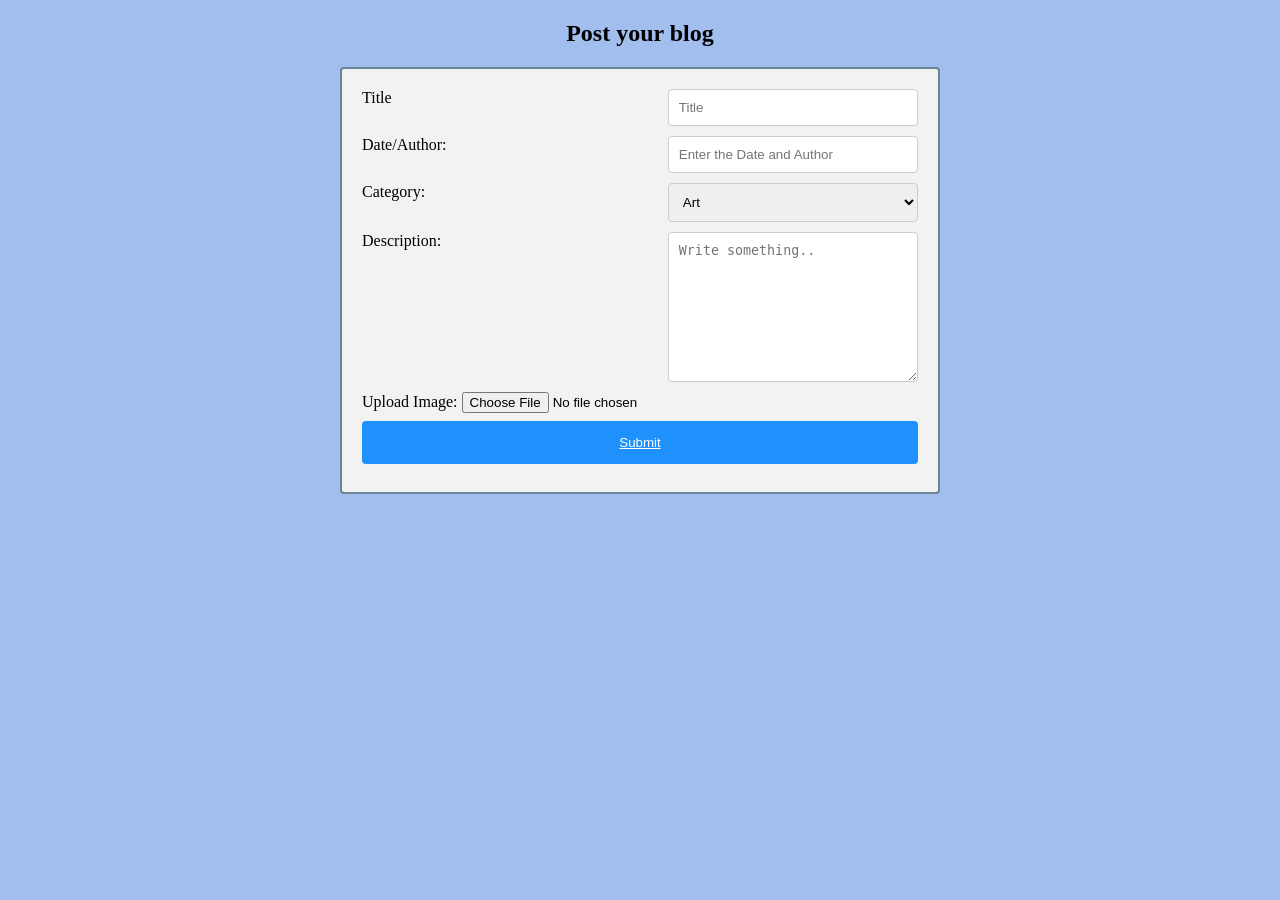
<file: html/post.html>
<!DOCTYPE html>
<html>
<head>
<meta name="viewport" content="width=device-width, initial-scale=1.0">
<link rel="stylesheet" href="../css/post.css">
<!-- Favicon -->
        <link rel="icon" type="image/jpg" href="../img/favicon.png">
</head>
<body>
<h2>Post your blog</h2>
<div class="blog-form">

 <form>
   <label for="title">Title</label>
   <input type="text" id="title" name="title" placeholder="Title">

   <label for="date">Date/Author:</label>
   <input type="text" id="dateauthor" name="date/author" placeholder="Enter the Date and Author">

   <label for="category">Category:</label>
   <select id="category" name="category">
    <option value="art">Art</option>
    <option value="food">Food</option>
    <option value="sports">Sport</option>
    <option value="travel">Travel</option>
    <option value="videogame">Videogame</option>
    <option value="movie">Movie</option>

    </select>
    <label for="Description">Description:</label>
    <textarea id="Description" name="Description" placeholder="Write something.."></textarea>
    <div class="form-group">
                <label for="myFile">Upload Image:</label>
                <input type="file" id="myFile" name="filename" accept="image/*">
            </div>

    <button type="submit" class="registerbtn"><a href="index.html">Submit</a></button>
 </form>

</div>

</body>
</html>
</file>
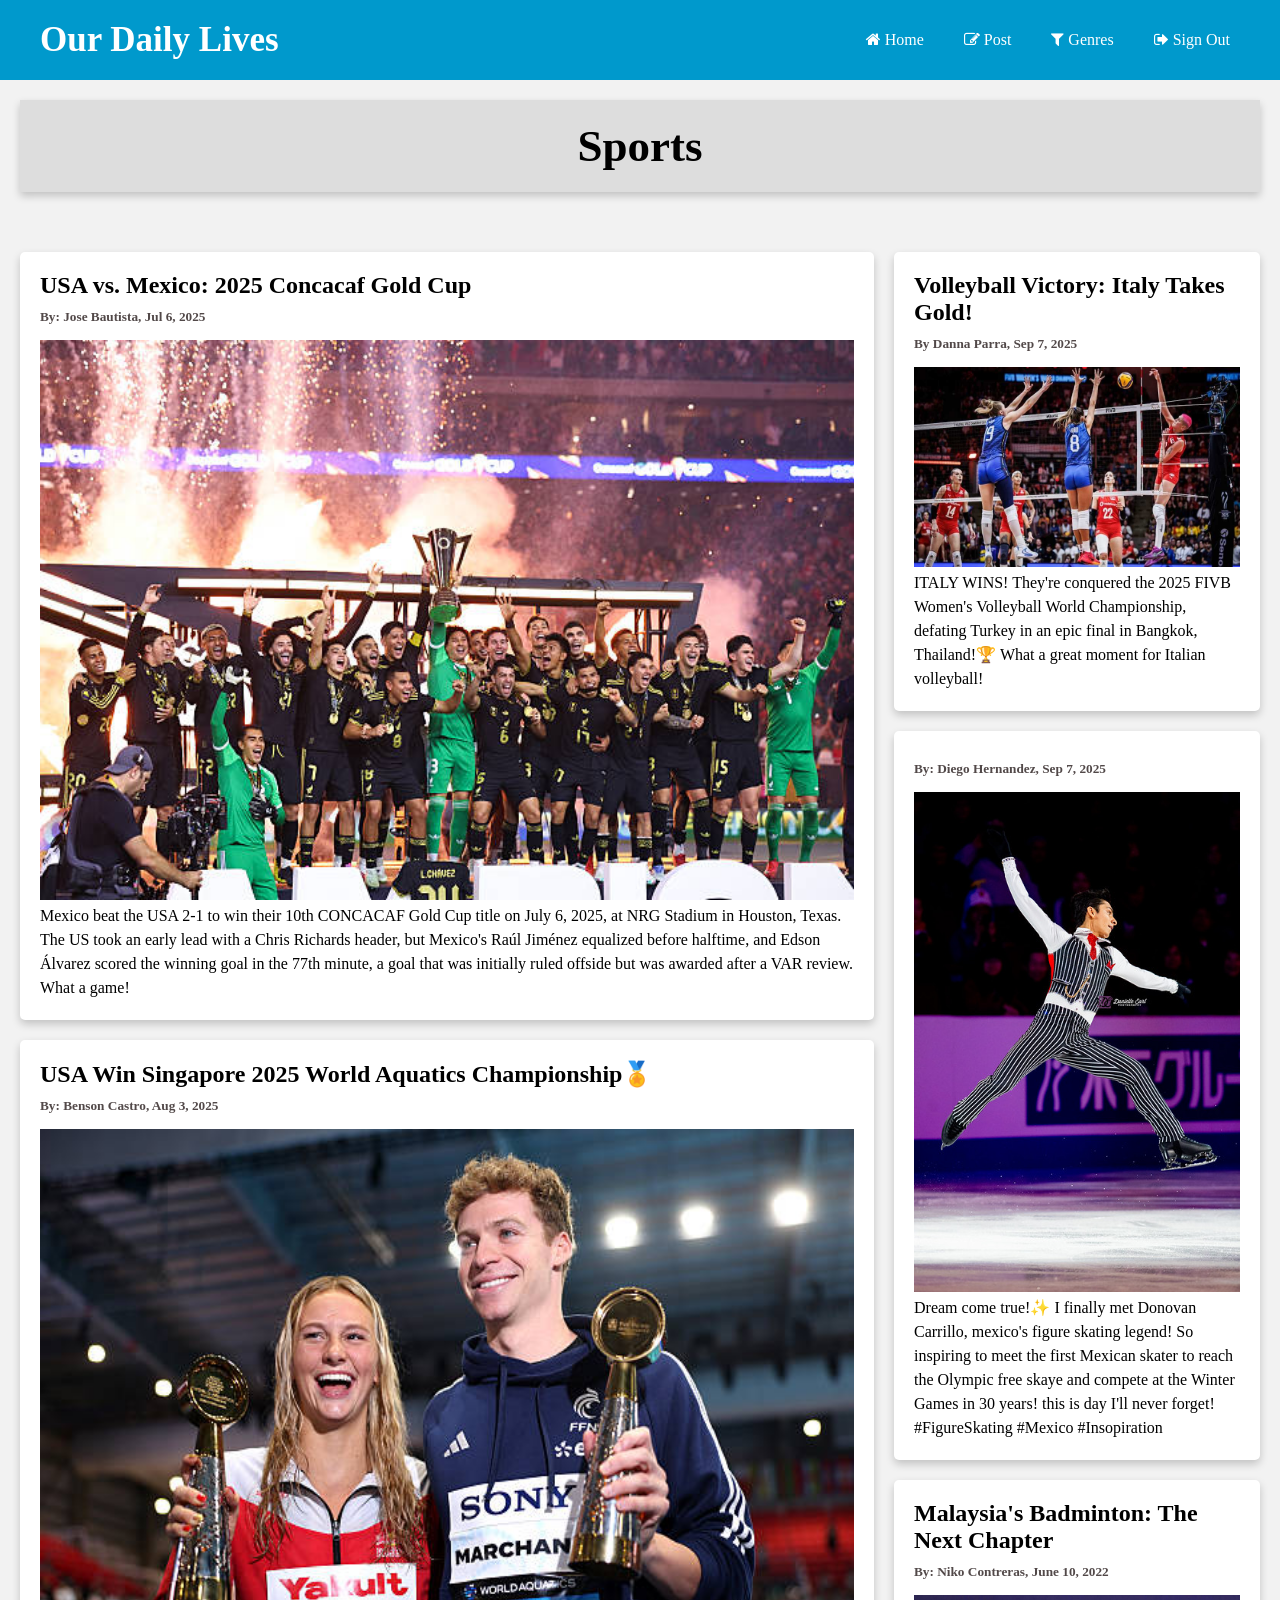
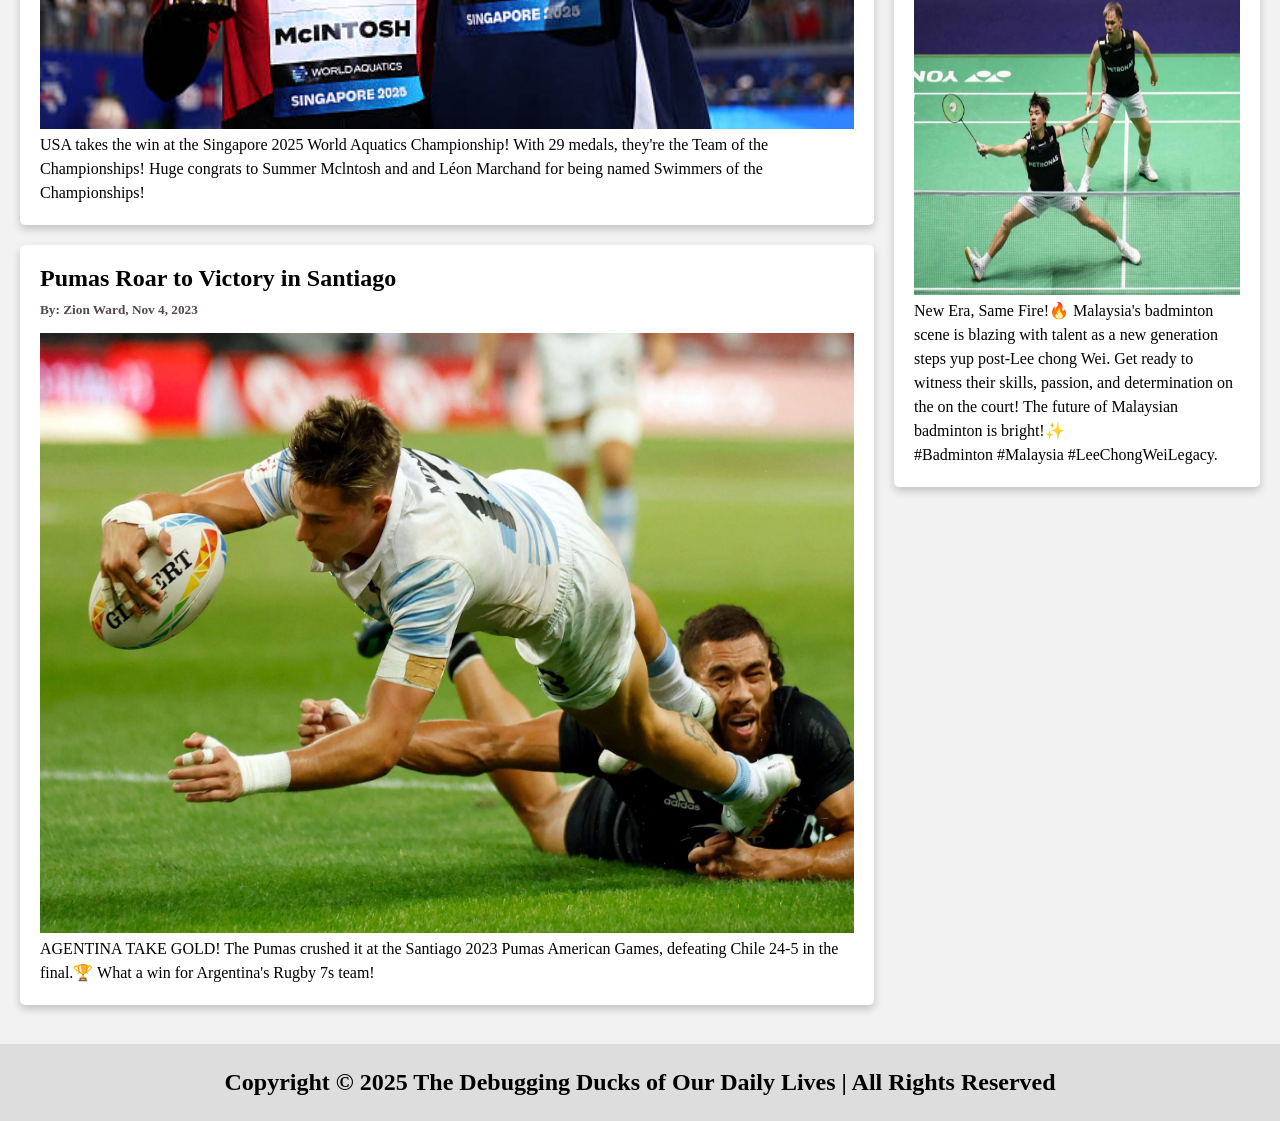
<file: html/sports.html>
<!DOCTYPE html>
<html lang="en">
    <head>
        <meta charset="UTF-8">
        <meta name="viewport" content="width=device-width, initial-scale=1.0">
        <link rel="stylesheet" href="../css/index.css">
        <!-- Load an icon library -->
        <link rel="stylesheet" href="https://cdnjs.cloudflare.com/ajax/libs/font-awesome/4.7.0/css/font-awesome.min.css">
        <!-- Favicon -->
        <link rel="icon" type="image/jpg" href="../img/favicon.png">
        <title>Sports | Our Daily Lives</title>
    </head>
    <body>
        <nav>
            <h1>Our Daily Lives</h1>
            <ul>
                <li><a href="index.html"><i class="fa fa-home"></i> Home</a></li>
                <li><a href="post.html"><i class="fa fa-edit"></i> Post</a></li>
                <li>
                    <a href="#"><i class="fa fa-filter"></i> Genres</a>
                    <ul>
                        <li><a href="sports.html">Sport</a></li>
                        <li><a href="videogame.html">Videogame</a></li>
                        <li><a href="travel.html">Travel</a></li>
                        <li><a href="food.html">Food</a></li>
                        <li><a href="art.html">Art</a></li>
                        <li><a href="movie.html">Movie</a></li>
                    </ul>
                </li>
                <li><a href="welcome.html"><i class="fa fa-sign-out"></i> Sign Out</a></li>
            </ul>
        </nav>
        <!-- blog layout -->
         <div class="header">
            <h2>Sports</h2>
        </div>
        <div class="row">
            <div class="leftcolumn">
            <div class="card">
                <h2>USA vs. Mexico: 2025 Concacaf Gold Cup</h2>
                <h5>By: Jose Bautista, Jul 6, 2025</h5>
                <!-- This is image 1 and height of the image -->
                <image src="../img/sports/futbol.jpg" alt="USA vs. Mexico: 2025 Concacaf Gold Cup" width="100%" height="560">
                <p>
                  Mexico beat the USA 2-1 to win their 10th CONCACAF Gold Cup title on July 6, 2025, at NRG Stadium in Houston, Texas.
                  The US took an early lead with a Chris Richards header, but Mexico's Raúl Jiménez equalized before halftime, 
                  and Edson Álvarez scored the winning goal in the 77th minute, 
                  a goal that was initially ruled offside but was awarded after a VAR review. What a game!
                </p>
            </div>
            <div class="card">
                <h2>USA Win Singapore 2025 World Aquatics Championship🏅</h2>
                <h5>By: Benson Castro, Aug 3, 2025</h5>
                <!-- This is image 2 and height of the image -->
                <image src="../img/sports/swimming.jpg" alt="USA Win Singapore 2025 World Aquatics Championship" width="100%" height="600"></image>
                <!-- Description -->
                <p>
                 USA takes the win at the Singapore 2025 World Aquatics Championship!
                 With 29 medals, they're the Team of the Championships!
                 Huge congrats to Summer Mclntosh and and Léon Marchand for being named Swimmers of the Championships!                 
                </p>
            </div>
                 <div class="card">
                <h2>Pumas Roar to Victory in Santiago</h2>
                <h5>By: Zion Ward, Nov 4, 2023</h5>
                <!-- This is image 5 and height of the image -->
                <image src="../img/sports/rugby.jpg" alt="Pumas Roar to Victory in Santiago" width="100%" height="600"></image>
                <!-- Description -->
                <p> 
                    AGENTINA TAKE GOLD! The Pumas crushed it at the Santiago 2023 Pumas American Games,
                    defeating Chile 24-5 in the final.🏆 What a win for Argentina's Rugby 7s team!              
                </p>
            </div>
        </div>
        <div class="rightcolumn">
            <div class="card">
                <h2>Volleyball Victory: Italy Takes Gold!</h2>
                <h5>By Danna Parra, Sep 7, 2025</h5>
                <!-- This is image 4 and height of the image -->
                <image src="../img/sports/volleyball.jpg" alt="Volleyball Victory: Italy Takes Gold!" width="100%" height="200"></image>
                <!-- Description -->
                <p>
                    ITALY WINS! They're conquered the 2025 FIVB Women's Volleyball World Championship,
                    defating Turkey in an epic final in Bangkok, Thailand!🏆
                    What a great moment for Italian volleyball!
                </p>
            </div>
             <div class="card">
                <h2></h2>
                <h5>By: Diego Hernandez, Sep 7, 2025</h5>
                <!-- This is image 2 and height of the image -->
                <image src="../img/sports/skating.jpg" alt="Donovan Carrillo" width="100%" height="500"></image>
                <!-- Description -->
                <p>
                   Dream come true!✨ I finally met Donovan Carrillo, mexico's figure skating legend!
                   So inspiring to meet the first Mexican skater to reach the Olympic free skaye and compete at the 
                   Winter Games in 30 years! this is day I'll never forget!
                   <br>#FigureSkating #Mexico #Insopiration
                </p>
            </div>
              <div class="card">
                <h2>Malaysia's Badminton: The Next Chapter</h2>
                <h5>By: Niko Contreras, June 10, 2022</h5>
                <!-- This is image 6 and height of the image -->
                <image src="../img/sports/badminton.jpg" alt="Malaysia's Badminton: The Next Chapter" width="100%" height="300"></image>
                <!-- Description -->
                <p>
                   New Era, Same Fire!🔥 Malaysia's badminton scene is blazing with talent as a new 
                   generation steps yup post-Lee chong Wei. Get ready to witness their skills, passion, and determination on the 
                   on the court! The future of Malaysian badminton is bright!✨
                   <br> #Badminton #Malaysia #LeeChongWeiLegacy.
                </p>
            </div>
        </div>
    </div>
        <div class="footer">
            <h2>Copyright &copy; 2025 The Debugging Ducks of Our Daily Lives | All Rights Reserved</h2>
        </div>
    </body>
</html>
</file>
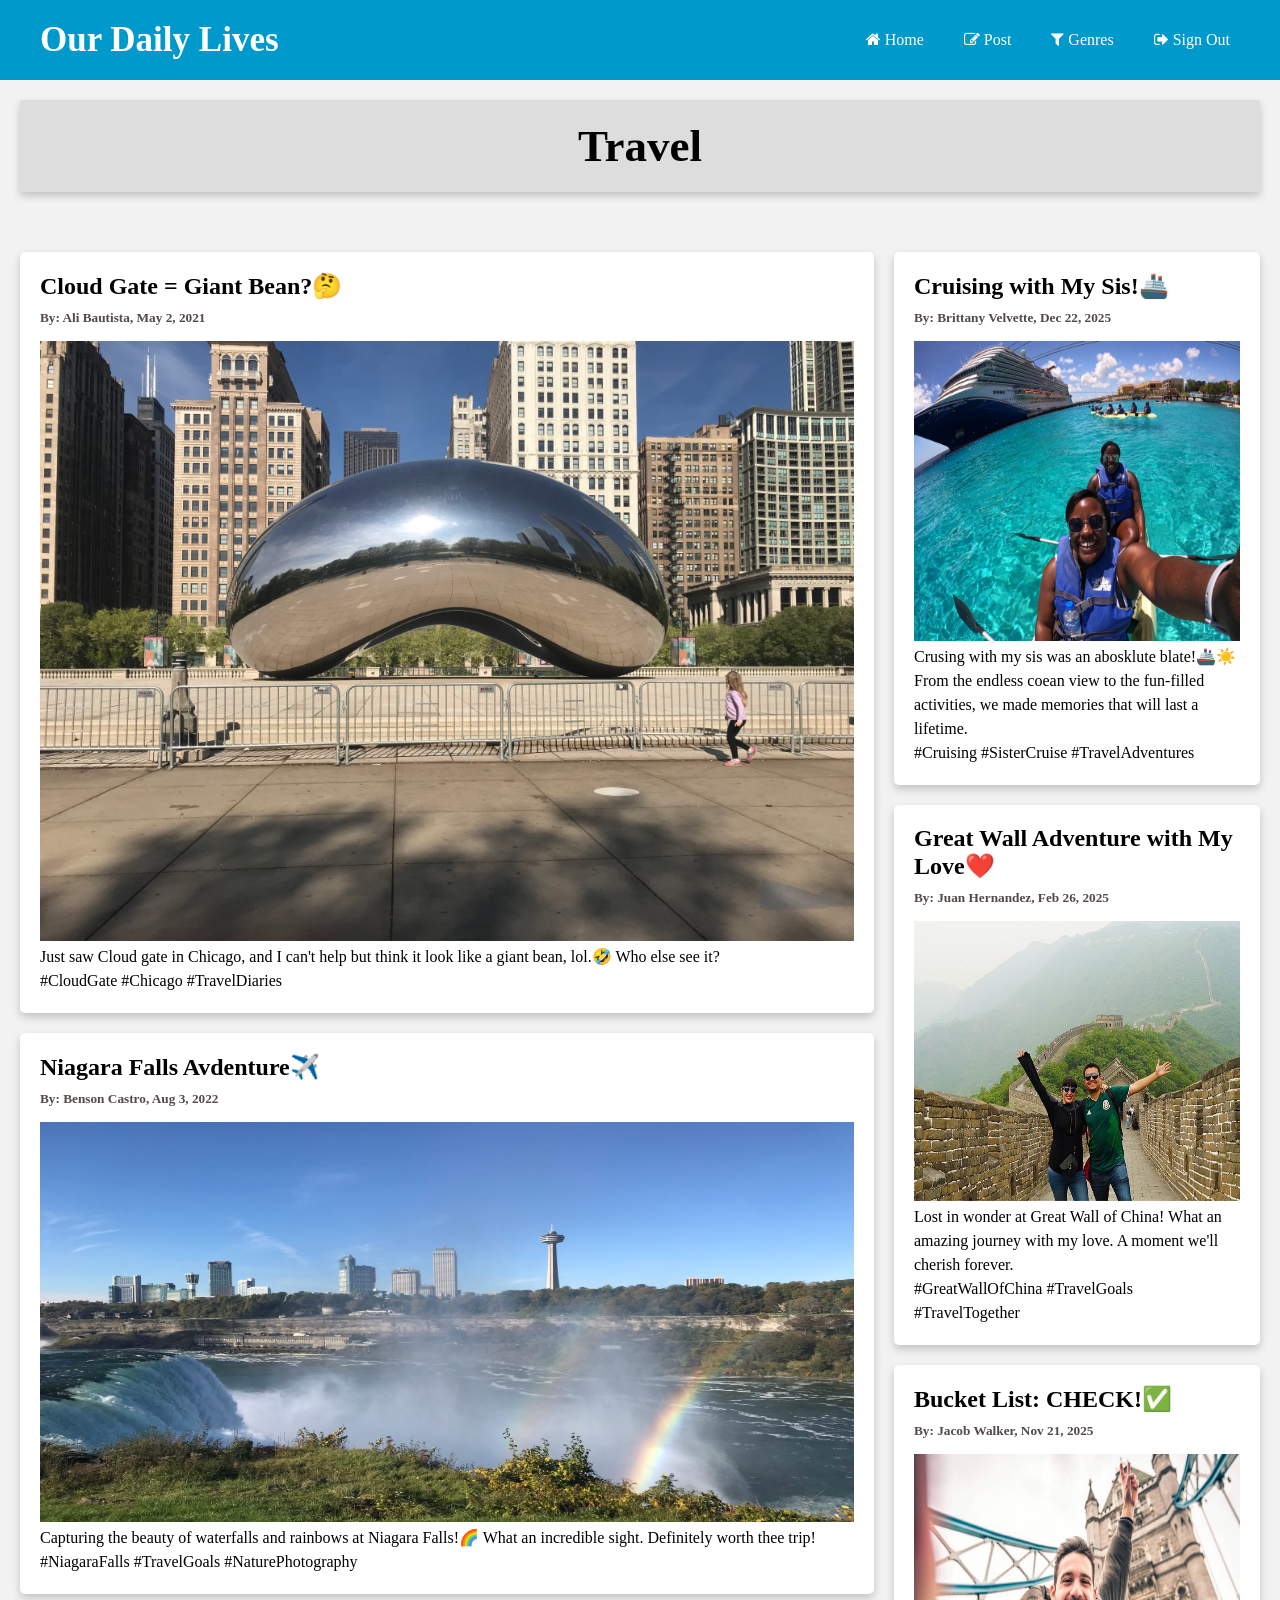
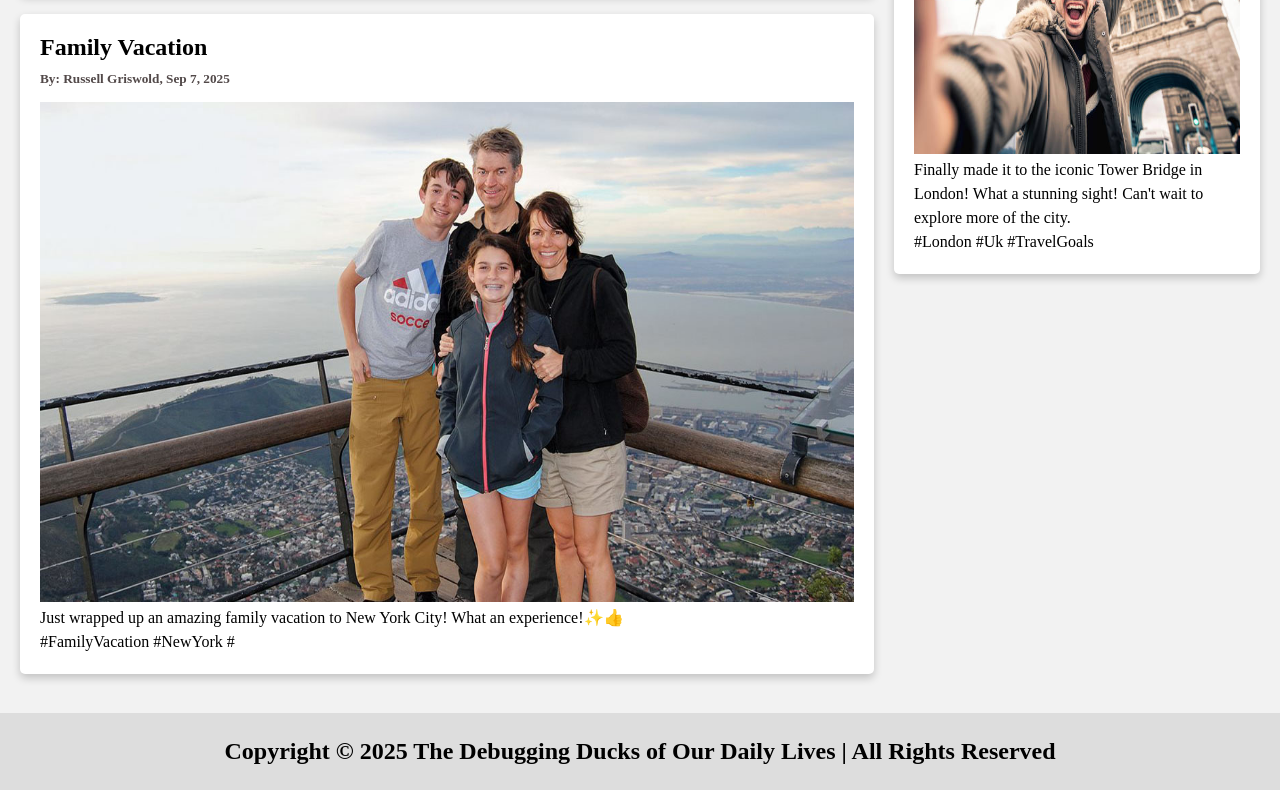
<file: html/travel.html>
<!DOCTYPE html>
<html lang="en">
    <head>
        <meta charset="UTF-8">
        <meta name="viewport" content="width=device-width, initial-scale=1.0">
        <link rel="stylesheet" href="../css/index.css">
        <!-- Load an icon library -->
        <link rel="stylesheet" href="https://cdnjs.cloudflare.com/ajax/libs/font-awesome/4.7.0/css/font-awesome.min.css">
        <!-- Favicon -->
        <link rel="icon" type="image/jpg" href="../img/favicon.png">
        <title>Travel | Our Daily Lives</title>
    </head>
    <body>
        <nav>
            <h1>Our Daily Lives</h1>
            <ul>
                <li><a href="index.html"><i class="fa fa-home"></i> Home</a></li>
                <li><a href="post.html"><i class="fa fa-edit"></i> Post</a></li>
                <li>
                    <a href="#"><i class="fa fa-filter"></i> Genres</a>
                    <ul>
                        <li><a href="sports.html">Sport</a></li>
                        <li><a href="videogame.html">Videogame</a></li>
                        <li><a href="travel.html">Travel</a></li>
                        <li><a href="food.html">Food</a></li>
                        <li><a href="art.html">Art</a></li>
                        <li><a href="movie.html">Movie</a></li>
                    </ul>
                </li>
                <li><a href="welcome.html"><i class="fa fa-sign-out"></i> Sign Out</a></li>
            </ul>
        </nav>
        <!-- blog layout -->
         <div class="header">
            <h2>Travel</h2>
        </div>
        <div class="row">
            <div class="leftcolumn">
            <div class="card">
                <h2>Cloud Gate = Giant Bean?🤔</h2>
                <h5>By: Ali Bautista, May 2, 2021</h5>
                <!-- This is image 1 and height of the image -->
                <img src="../img/travel/chicago.jpg" alt="Cloud Gate" width="100%" height="600">
                <p>
                    Just saw Cloud gate in Chicago, and I can't help but think it look like a giant
                    bean, lol.🤣 Who else see it? <br>#CloudGate #Chicago #TravelDiaries
                </p>
            </div>
            <div class="card">
                <h2>Niagara Falls Avdenture✈️</h2>
                <h5>By: Benson Castro, Aug 3, 2022</h5>
                <!-- This is image 2 and height of the image -->
                <img src="../img/travel/niagarafalls.jpg" alt="Niagara Falls" width="100%" height="400">
                <!-- Description -->
                <p>
                 Capturing the beauty of waterfalls and rainbows at Niagara Falls!🌈
                 What an incredible sight. Definitely worth thee trip! 
                 <br>#NiagaraFalls #TravelGoals #NaturePhotography
                </p>
            </div>
             <div class="card">
                <h2>Family Vacation</h2>
                <h5>By: Russell Griswold, Sep 7, 2025</h5>
                <!-- This is image 2 and height of the image -->
                <img src="../img/travel/family.jpg" alt="Family Vacation" width="100%" height="500">
                <!-- Description -->
                <p>
                    Just wrapped up an amazing family vacation to New York City! 
                    What an experience!✨👍
                    <br>#FamilyVacation #NewYork #
                </p>
            </div>
        </div>
        <div class="rightcolumn">
            <div class="card">
                <h2>Cruising with My Sis!🚢</h2>
                <h5>By: Brittany Velvette, Dec 22, 2025</h5>
                <!-- This is image 4 and height of the image -->
                <img src="../img/travel/cruises.jpg" alt="Cruise Ship" width="100%" height="300">
                <!-- Description -->
                <p>
                    Crusing with my sis was an abosklute blate!🚢☀️
                    From the endless coean view to the fun-filled activities, we made memories that will last a lifetime.
                    <br>#Cruising #SisterCruise #TravelAdventures
                </p>
            </div>
             <div class="card">
                <h2>Great Wall Adventure with My Love❤️</h2>
                <h5>By: Juan Hernandez, Feb 26, 2025</h5>
                <!-- This is image 5 and height of the image -->
                <img src="../img/travel/china.jpg" alt="Great Wall of China" width="100%" height="280">
                <!-- Description -->
                <p> 
                     Lost in wonder at Great Wall of China! What an amazing journey with my love.
                     A moment we'll cherish forever.
                     <br>#GreatWallOfChina #TravelGoals #TravelTogether          
                </p>
            </div>
            <div class="card">
                <h2>Bucket List: CHECK!✅</h2>
                <h5>By: Jacob Walker, Nov 21, 2025</h5>
                <!-- This is image 6 and height of the image -->
                <img src="../img/travel/london.jpg" alt="Tower Bridge London" width="100%" height="300">
                <!-- Description -->
                <p>
                   Finally made it to the iconic Tower Bridge in London!
                   What a stunning sight! Can't wait to explore more of the city.
                   <br>#London #Uk #TravelGoals
                </p>
            </div>
        </div>
    </div>
        <div class="footer">
            <h2>Copyright &copy; 2025 The Debugging Ducks of Our Daily Lives | All Rights Reserved</h2>
        </div>
    </body>
</html>
</file>
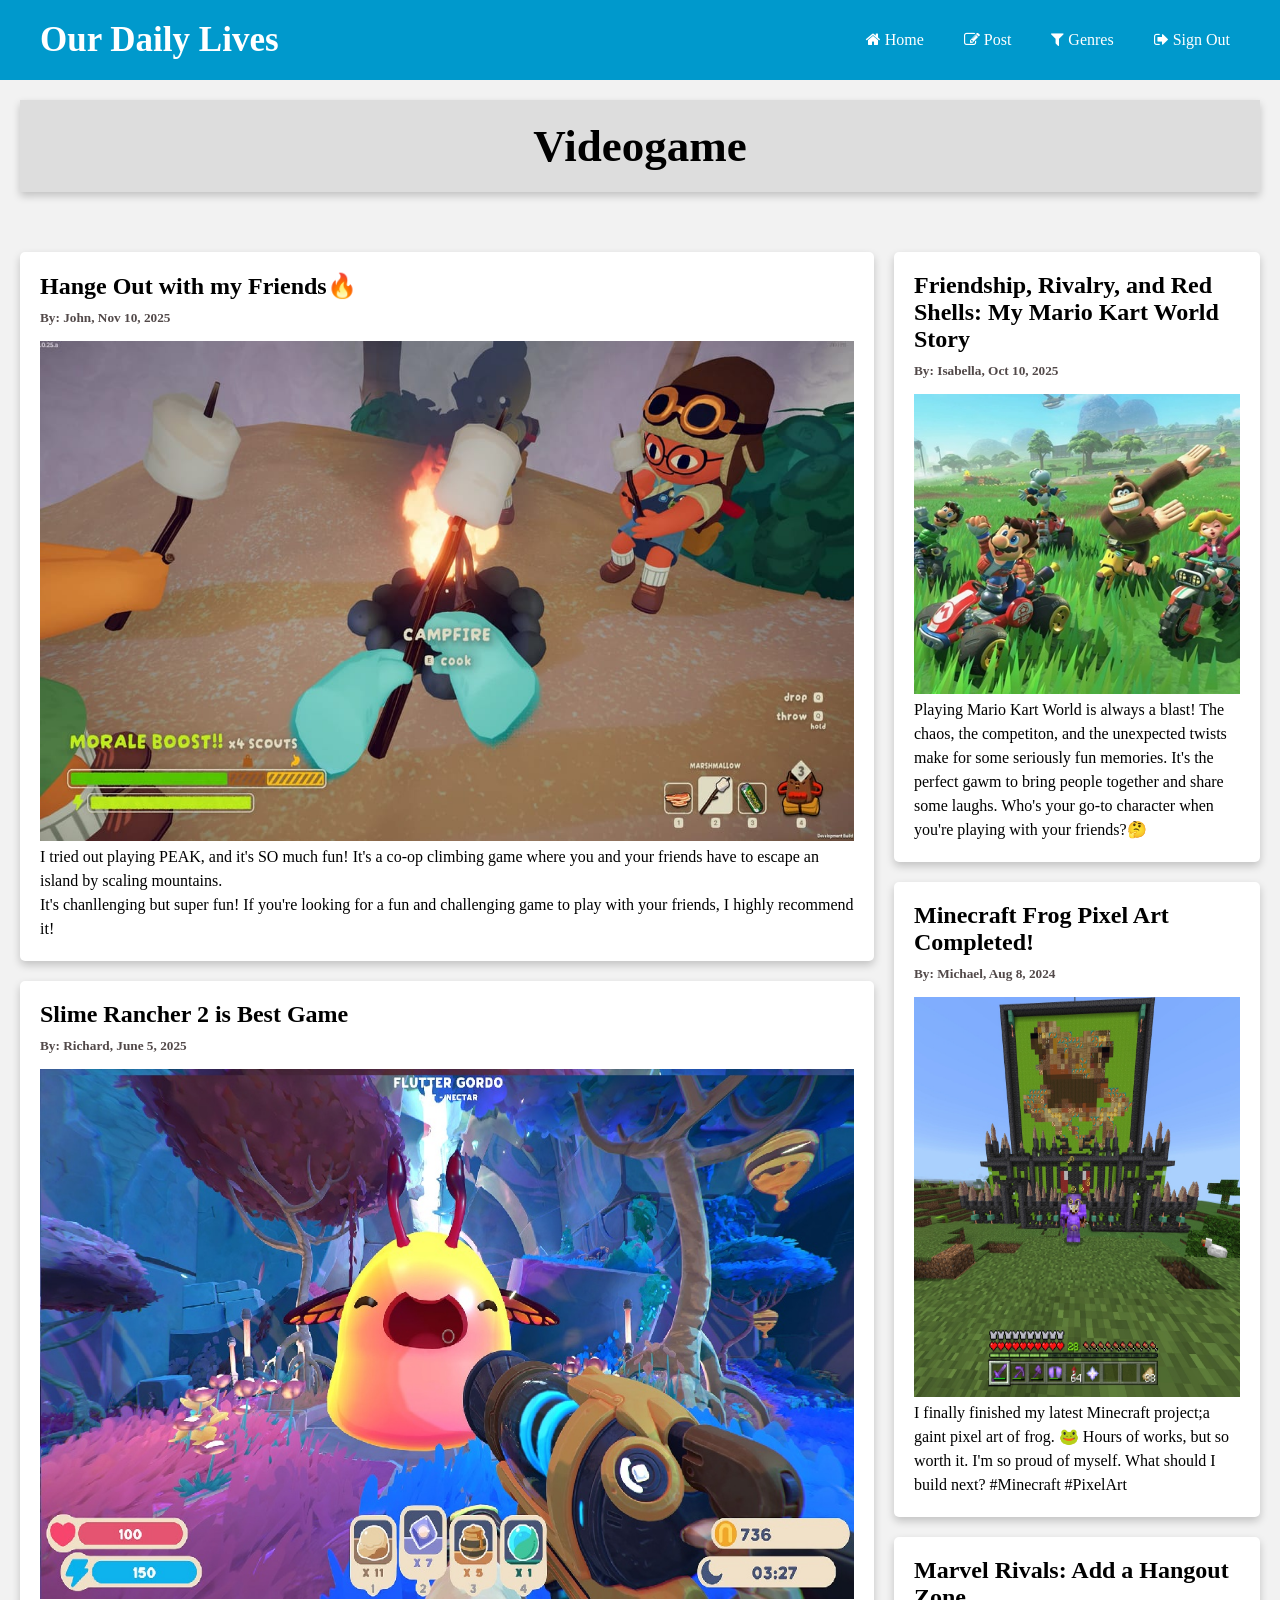
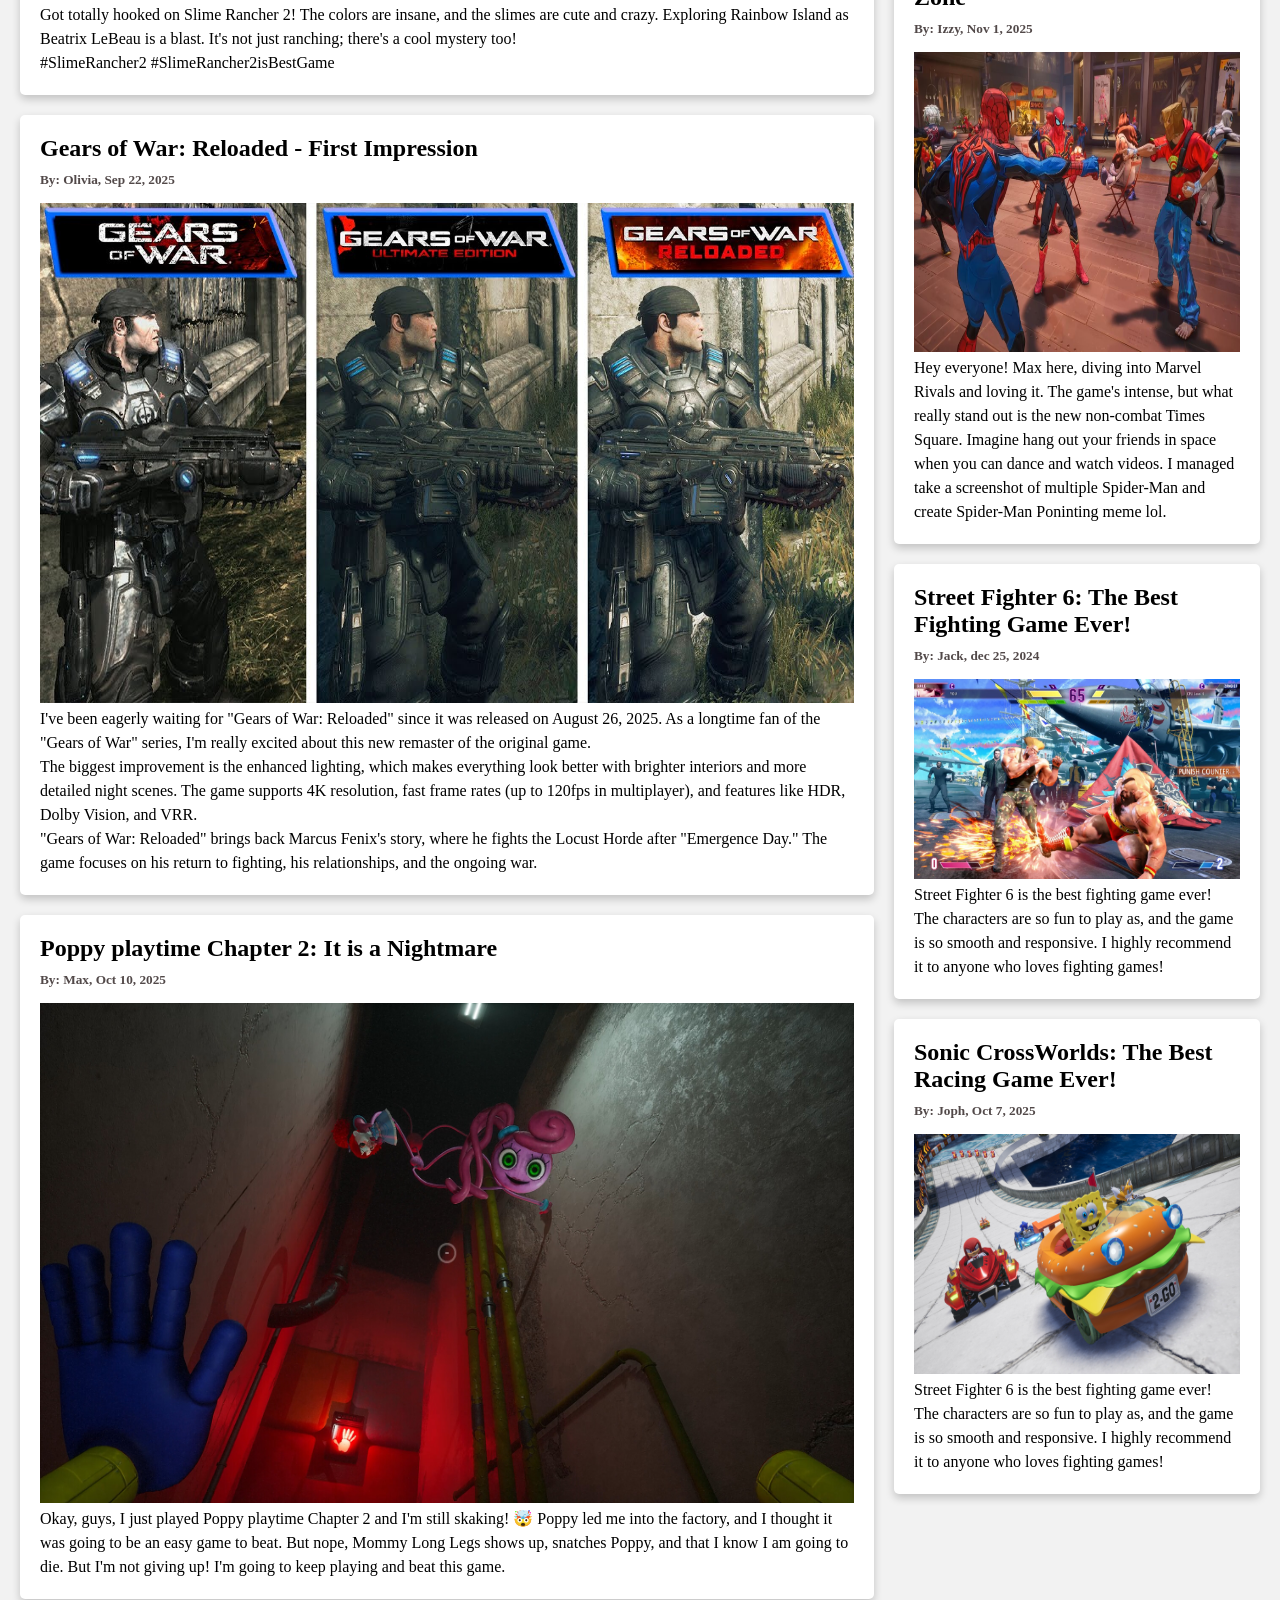
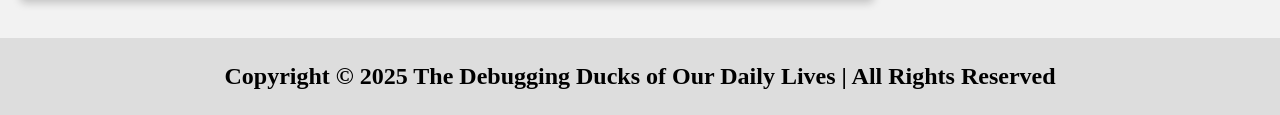
<file: html/videogame.html>
<!DOCTYPE html>
<html lang="en">
    <head>
        <meta charset="UTF-8">
        <meta name="viewport" content="width=device-width, initial-scale=1.0">
        <link rel="stylesheet" href="../css/index.css">
        <!-- Load an icon library -->
        <link rel="stylesheet" href="https://cdnjs.cloudflare.com/ajax/libs/font-awesome/4.7.0/css/font-awesome.min.css">
        <!-- Favicon -->
        <link rel="icon" type="image/jpg" href="../img/favicon.png">
        <title>Videogame | Our Daily Lives</title>
    </head>
    <body>
        <nav>
            <h1>Our Daily Lives</h1>
            <ul>
                <li><a href="index.html"><i class="fa fa-home"></i> Home</a></li>
                <li><a href="post.html"><i class="fa fa-edit"></i> Post</a></li>
                        <!-- This is the dropdown menu -->
                <li>
                    <a href="#"><i class="fa fa-filter"></i> Genres</a>
                    <ul>
                        <li><a href="sports.html">Sport</a></li>
                        <li><a href="videogame.html">Videogame</a></li>
                        <li><a href="travel.html">Travel</a></li>
                        <li><a href="food.html">Food</a></li>
                        <li><a href="art.html">Art</a></li>
                        <li><a href="movie.html">Movie</a></li>
                    </ul>
                </li>
                <li><a href="welcome.html"><i class="fa fa-sign-out"></i> Sign Out</a></li>
            </ul>
        </nav>
                            <!-- Blog Layout -->
         <div class="header">
            <h2>Videogame</h2>
        </div>
        <div class="row">
            <div class="leftcolumn">
                <div class="card">
                    <h2>Hange Out with my Friends🔥</h2>
                    <h5>By: John, Nov 10, 2025</h5>
                    <!-- This is image and height of the image -->
                     <img src="../img/videogames/friendslop.jpg" alt="PEAK" width="100%" height="500">
                     <p>
                        I tried out playing PEAK, and it's SO much fun!
                        It's a co-op climbing game where you and your friends have to escape an 
                        island by scaling mountains.<br>
                        It's chanllenging but super fun! If you're looking for a fun and challenging game to play with your friends, 
                        I highly recommend it!
                     </p>
                </div>
                <div class="card">
                    <h2>Slime Rancher 2 is Best Game</h2>
                    <h5>By: Richard, June 5, 2025</h5>
                    <!-- This is image and height of the image -->
                     <img src="../img/videogames/slime_rancher2.jpg" alt="Slime Rancher 2" width="100%" height="530">
                     <p>
                        Got totally hooked on Slime Rancher 2!
                        The colors are insane, and the slimes are cute and crazy.
                        Exploring Rainbow Island as Beatrix LeBeau is a blast.
                        It's not just ranching; there's a cool mystery too!
                        <br>
                        #SlimeRancher2 #SlimeRancher2isBestGame
                     </p>
                </div>
                <div class="card">
                    <h2>Gears of War: Reloaded - First Impression</h2>
                    <h5>By: Olivia, Sep 22, 2025</h5>
                    <!-- This is image and height of the image -->
                     <img src="../img/videogames/gearofwar.jpg" alt="Gears of War: Reloaded" width="100%" height="500">
                     <p>
                        I've been eagerly waiting for "Gears of War: Reloaded" since it was released on August 26, 2025. 
                        As a longtime fan of the "Gears of War" series, I'm really excited about this new remaster of the original game.
                        <br>
                        The biggest improvement is the enhanced lighting, which makes everything look better with brighter interiors and more detailed night scenes. 
                        The game supports 4K resolution, fast frame rates (up to 120fps in multiplayer), and features like HDR, Dolby Vision, and VRR.
                        <br>
                        "Gears of War: Reloaded" brings back Marcus Fenix's story, where he fights the Locust Horde after "Emergence Day." 
                        The game focuses on his return to fighting, his relationships, and the ongoing war.
                     </p>
                </div>
                 <div class="card">
                    <h2>Poppy playtime Chapter 2: It is a Nightmare</h2>
                    <h5>By: Max, Oct 10, 2025</h5>
                    <!-- This is image and height of the image -->
                     <img src="../img/videogames/scary_game.jpg" alt="Poppy playtime Chapter 2" width="100%" height="500">
                     <p>
                        Okay, guys, I just played Poppy playtime Chapter 2 and I'm still skaking!
                        🤯 Poppy led me into the factory, and I thought it was going to be an easy game to beat.
                        But nope, Mommy Long Legs shows up, snatches Poppy, and that I know I am going to die.
                        But I'm not giving up! I'm going to keep playing and beat this game.
                     </p>
                </div>
            </div>
            <div class="rightcolumn">
                <div class="card">
                    <h2>Friendship, Rivalry, and Red Shells: My Mario Kart World Story</h2>
                    <h5>By: Isabella, Oct 10, 2025</h5>
                    <!-- This is image and height of the image -->
                     <img src="../img/videogames/mariokart.jpg" alt="Mario Kart World" width="100%" height="300">
                     <p>
                        Playing Mario Kart World is always a blast!
                        The chaos, the competiton, and the unexpected twists make for some seriously fun memories.
                        It's the perfect gawm to bring people together and share some laughs.
                        Who's your go-to character when you're playing with your friends?🤔 
                     </p>
                </div>
                <div class="card">
                    <h2>Minecraft Frog Pixel Art Completed!</h2>
                    <h5>By: Michael, Aug 8, 2024</h5>
                    <!-- This is image and height of the image -->
                     <img src="../img/videogames/minecraft.jpg" alt="Minecraft Frog Pixel Art" width="100%" height="400">
                     <p>
                        I finally finished my latest Minecraft project;a gaint pixel art of frog. 🐸
                        Hours of works, but so worth it. I'm so proud of myself. What should I build next?
                        #Minecraft #PixelArt 
                     </p>
                </div>
                <div class="card">
                    <h2>Marvel Rivals: Add a Hangout Zone</h2>
                    <h5>By: Izzy, Nov 1, 2025</h5>
                    <!-- This is image and height of the image -->
                     <img src="../img/videogames/marvelrivals.jpg" alt="Marvel Rivals" width="100%" height="300">
                     <p>
                        Hey everyone! Max here, diving into Marvel Rivals and loving it.
                        The game's intense, but what really stand out is the new non-combat Times Square.
                        Imagine hang out your friends in space when you can dance and watch videos.
                        I managed take a screenshot of multiple Spider-Man and create Spider-Man Poninting meme lol.
                     </p>
                </div>
                <div class="card">
                    <h2>Street Fighter 6: The Best Fighting Game Ever!</h2>
                    <h5>By: Jack, dec 25, 2024</h5>
                    <!-- This is image and height of the image -->
                     <img src="../img/videogames/streetfighter.jpg" alt="Street Fighter 6" width="100%" height="200">
                     <p>
                        Street Fighter 6 is the best fighting game ever!
                        The characters are so fun to play as, and the game is so smooth and responsive.
                        I highly recommend it to anyone who loves fighting games!
                     </p>
                </div>
                <div class="card">
                    <h2>Sonic CrossWorlds: The Best Racing Game Ever!</h2>
                    <h5>By: Joph, Oct 7, 2025</h5>
                    <!-- This is image and height of the image -->
                     <img src="../img/videogames/sonic_crossworlds.jpg" alt="Sonic CrossWorlds" width="100%" height="240">
                     <p>
                        Street Fighter 6 is the best fighting game ever!
                        The characters are so fun to play as, and the game is so smooth and responsive.
                        I highly recommend it to anyone who loves fighting games!
                     </p>
                </div>
            </div>
        </div>
        <div class="footer">
            <h2>Copyright &copy; 2025 The Debugging Ducks of Our Daily Lives | All Rights Reserved</h2>
        </div>
    </body>
</html>
</file>
<file: css/index.css>
/* This is the style of the body of the page */
* {
    margin: 0;
    padding: 0;
    box-sizing: border-box;
    font-family: Georgia, 'Times New Roman', Times, serif;
}

/* Body Styles */
body {
    background: #f2f2f2;
}

/* Navigation Bar Styles */
nav {
    width: 100%;
    background-color: #0099cc;
    color: white;
    padding: 20px 40px; /* This move the logo and menu to the left and right */
    display: flex;
    justify-content: space-between;
    align-items: center;
    position: relative;
    top: 0;
    z-index: 1000;
}

/* Logo Styles */
nav h1 {
    font-size: 35px;
    font-weight: bold;
}

/* Menu Styles */
nav ul {
    list-style: none;
    display: flex;
    gap: 20px;
}

/* Menu Items Styles*/ 
nav ul li {
    position: relative;
}

/* Menu Item Links Styles*/
nav a {
    color: white;
    text-decoration: none;
    padding: 10px;
    display: block;
}

/* Menu Item Links Hover Styles*/
nav a:hover {
    color:  #1affff;
    border-radius: 4px;
}

/* Dropdown Menu Styles */
nav ul li ul {
    position: absolute;
    display: none;
    background: #0099cc;
    min-width: 150px;
    border-radius: 4px;
}

/* Dropdown Menu Display Styles */
nav ul li:hover ul {
    display: block;
}

/* Dropdown Menu Item Styles */
nav ul li ul li {
    width: 100%;
}

/* Dropdown Menu Item Link Hover Styles */
nav ul li ul li a:hover {
    background: #294f9a83;
}

/* ===== Page Content Styles ===== */

/* Header Styles */
.header {
   padding: 20px;
   margin: 20px;
   background: #ddd;
   text-align: center;
   font-size: 30px;
   box-shadow: 0 4px 8px 0 rgba(0,0,0,0.2);

}

/* Row Styles */
.row {
    display: flex;
    padding: 20px;
    gap: 20px;
}

/* Left Column Styles */
.leftcolumn {   
    flex: 70%;  /* This makes the left column be equal to the right column */
}

/* Right Column Styles */
.rightcolumn {
    flex: 30%;
   
}

/* Card Styles */
.card {
    background-color: white;
    padding: 20px;      /* The space between the card and the text */
    margin-top: 20px;   /* The space between the card and the card above it */
    border-radius: 5px; /* This is for the card corners */
    box-shadow: 0 4px 8px 0 rgba(0,0,0,0.2);
}

/* Card Title */
.card h2 {
    margin-bottom: 10px;
}

/* Card Subtitle: by author and date */
.card h5 {
    color: #524949;
    margin-bottom: 15px;
}

/* Card Paragraph */
.card p {
    line-height: 1.5;
}

/* Footer Styles */
.footer {
    background: #ddd;
    text-align: center;
    padding: 25px;
    margin-top: 19px;
}

/* Responsive Styles */
@media (max-width: 900px) {
    .row {
        flex-direction: column;
    }
    nav ul {
        flex-direction: row;
        gap: 10px;
    }
    nav {
        flex-direction: column;
        align-items: flex-start;
    }
}
</file>
<file: css/genres.css>
/* This is the style of the body of the page */
body {
    width: 100%; 
    height: 100vh; 
    margin: 0;
    padding: 0;
    background: #66c2ff; /* This is the background color of the page */
}

/* Center Styles */
.center {
    width: 100%;
    height: 100%;
    display: flex;
    align-items: center;
    justify-content: center; /* Move to center */
}

/* Menu Styles */
.menu {
    width: 100%;
    max-width: 550px;
}

/* Title Styles*/
.title {
    width: 100%;
    font-family: Georgia, 'Times New Roman', Times, serif;
    font-size: 30px;
    font-weight: 600;
    text-align: center;
    color: white;
}

/* Subtitle Styles */
.subtitle {
    width: 100%;
    font-family: Georgia, 'Times New Roman', Times, serif;
    font-size: 14px;
    color: black;
    text-align: center;
    margin-bottom: 40px; /* This create the space between the subtitle and the list */
}

/* List Styles */
.list {
    width: 100%;
    display: flex;
    align-items: center; 
    justify-content: center; /* Move to center */
    flex-wrap: wrap; 
    margin-bottom: 35px; /* This create the space between the list and the button */
    color: white;
}

/* Label Styles */
.list Label {
    padding: 13px 34px;
    font-family: Georgia, 'Times New Roman', Times, serif;
    font-size: 16px;
    font-weight: 600;
    border: 0.6mm solid white; /* This is the border */
    border-radius: 7mm; /* This is for the border corners */
    margin: 5px; 
    cursor: pointer; /* This is for the hover effect */
}

/* Checkbox Styles */
.list input {
    display: none;
}

/* Checkbox Checked Styles */
.list input:checked + label {
    color: rgb(35, 155, 241);         /* This is the text color */    
    border-color:  rgb(14, 239, 255); /* This is the border color */
    background: rgb(230, 245, 255);   /* This is the background color */
}

/* Button Style */
.btn-heavy {
    width: 75%;
    background: #04AA6D; /* Green color */
    outline: none;
    border: none;         /* Remove the button border */
    font-family: Georgia, 'Times New Roman', Times, serif;
    color: white; 
    font-size: 15px;
    font-weight: 600;
    border-radius: 2mm;  /* This is for the button corners */
    padding: 14px 0;     /* This is for the button height */
    display: block;     /* This is for the button width */
    margin: auto;
    margin-bottom: 20px;
}

/* Skip Button Styles */
.btn-light {
   background: none;    /* Transparent background */
   outline: none;       /* Remove the button outline */
   border: none;        /* Remove the button border */
   display: block;      /* Center the button */
   margin: auto;
   font-family: Georgia, 'Times New Roman', Times, serif;
   font-size: 15px;
   color: rgb(128, 128, 128); /* Gray color */
}
</file>
<file: css/main.css>
/* This is the style of the body of the page */
* {
    margin: 0;
    padding: 0;
    box-sizing: border-box;
    font-family: Georgia, 'Times New Roman', Times, serif;
}

/* Body Styles */
body {
    background: #f2f2f2;
}

/* Navigation Bar Styles */
nav {
    width: 100%;
    background-color: #0099cc;
    color: white;
    padding: 20px 40px; /* This move the logo and menu to the left and right */
    display: flex;
    justify-content: space-between;
    align-items: center;
    position: relative;
    top: 0;
    z-index: 1000;
}

/* Logo Styles */
nav h1 {
    font-size: 35px;
    font-weight: bold;
}

/* Menu Styles */
nav ul {
    list-style: none;
    display: flex;
    gap: 20px;
}

/* Menu Items Styles*/ 
nav ul li {
    position: relative;
}

/* Menu Item Links Styles*/
nav a {
    color: white;
    text-decoration: none;
    padding: 10px;
    display: block;
}

/* Menu Item Links Hover Styles*/
nav a:hover {
    color:  #1affff;
    border-radius: 4px;
}

/* Dropdown Menu Styles */
nav ul li ul {
    position: absolute;
    display: none;
    background: #0099cc;
    min-width: 150px;
    border-radius: 4px;
}

/* Dropdown Menu Display Styles */
nav ul li:hover ul {
    display: block;
}

/* Dropdown Menu Item Styles */
nav ul li ul li {
    width: 100%;
}

/* Dropdown Menu Item Link Hover Styles */
nav ul li ul li a:hover {
    background: #294f9a83;
}

/* ===== Page Content Styles ===== */

/* Header Styles */
.header {
   padding: 20px;
   margin: 20px;
   background: #ddd;
   text-align: center;
   font-size: 30px;box-shadow: 0 4px 8px 0 rgba(0,0,0,0.2);

}

/* Row Styles */
.row {
    display: flex;
    padding: 20px;
    gap: 20px;
}

/* Left Column Styles */
.leftcolumn {   
    flex: 70%;         /* This makes the left column be equal to the right column */
}

/* Right Column Styles */
.rightcolumn {
    flex: 30%;
   
}

/* Image Styles */
.img1, .img2, .img3, .img4, .img5, .img6 {
    width: 100%;
    background-size: cover;
    background-position: center;
    border-radius: 6px; /* This is for the image corners */
    margin-bottom: 10px;
}

/* Example image (replace with image here) */
.img1 { background-image: url(../img/sports/snowboarding.jpg); }
.img2 { background-image: url(../img/videogames/sonic.jpg); }
.img3 { background-image: url(../img/sports/msmc.jpg); }
.img4 { background-image: url(../img/travel/hawaii.jpg); }
.img5 { background-image: url(../img/food/torta.jpg); }
.img6 { background-image: url(../img/art/art_studio.jpg); }

/* Card Styles */
.card {
    background-color: white;
    padding: 20px;      /* The space between the card and the text */
    margin-top: 20px;   /* The space between the card and the card above it */
    border-radius: 5px; /* This is for the card corners */
    box-shadow: 0 4px 8px 0 rgba(0,0,0,0.2);
}

/* Card Title */
.card h2 {
    margin-bottom: 10px;
}

/* Card Subtitle: by author and date */
.card h5 {
    color: #524949;
    margin-bottom: 15px;
}

/* Card Paragraph */
.card p {
    line-height: 1.5;
}

/* Footer Styles */
.footer {
    background: #ddd;
    text-align: center;
    padding: 25px;
    margin-top: 19px;
}

/* Responsive Styles */
@media (max-width: 900px) {
    .row {
        flex-direction: column;
    }
    nav ul {
        flex-direction: row;
        gap: 10px;
    }
    nav {
        flex-direction: column;
        align-items: flex-start;
    }
}
</file>
<file: css/post.css>
*{
  box-sizing: border-box;
}

body {
    background-color: #a2beee;
}
.blog-form {
  max-width: 600px;
  width: 100%;
  margin: 0 auto;
  border-radius: 4px;
  border: 2px solid #6b8597;
  background-color: #f2f2f2;
  padding: 20px;
}

form {
  display: flex;
  flex-wrap: wrap;
  justify-content: space-between;
}

label {
  min-width: 48%;
  margin-bottom: 10px;
}

input[type=text], select {
  min-width: 45%;
  margin-bottom: 10px;
  border: 1px solid #ccc;
  border-radius: 4px;
  padding: 10px;
}

textarea {
  min-width: 45%;
  height: 150px;
  margin-bottom: 10px;
  border: 1px solid #ccc;
  border-radius: 4px;
  padding: 10px;
}

button {
  width: 100%;
  background-color: #1f91fc;
  color: white;
  padding: 14px;
  margin: 8px 0;
  border: none;
  border-radius: 4px;
  cursor: pointer;
}

/* Add a blue text color to links */
a {
   color: white;
}

h2 {
  text-align: center;
}

@media screen and (max-width: 600px) {
  label,
  input[type=text],
  input[type=submit],
  select, textarea {
    flex: 100%;
    min-width: 100%;
  }
}
</file>
